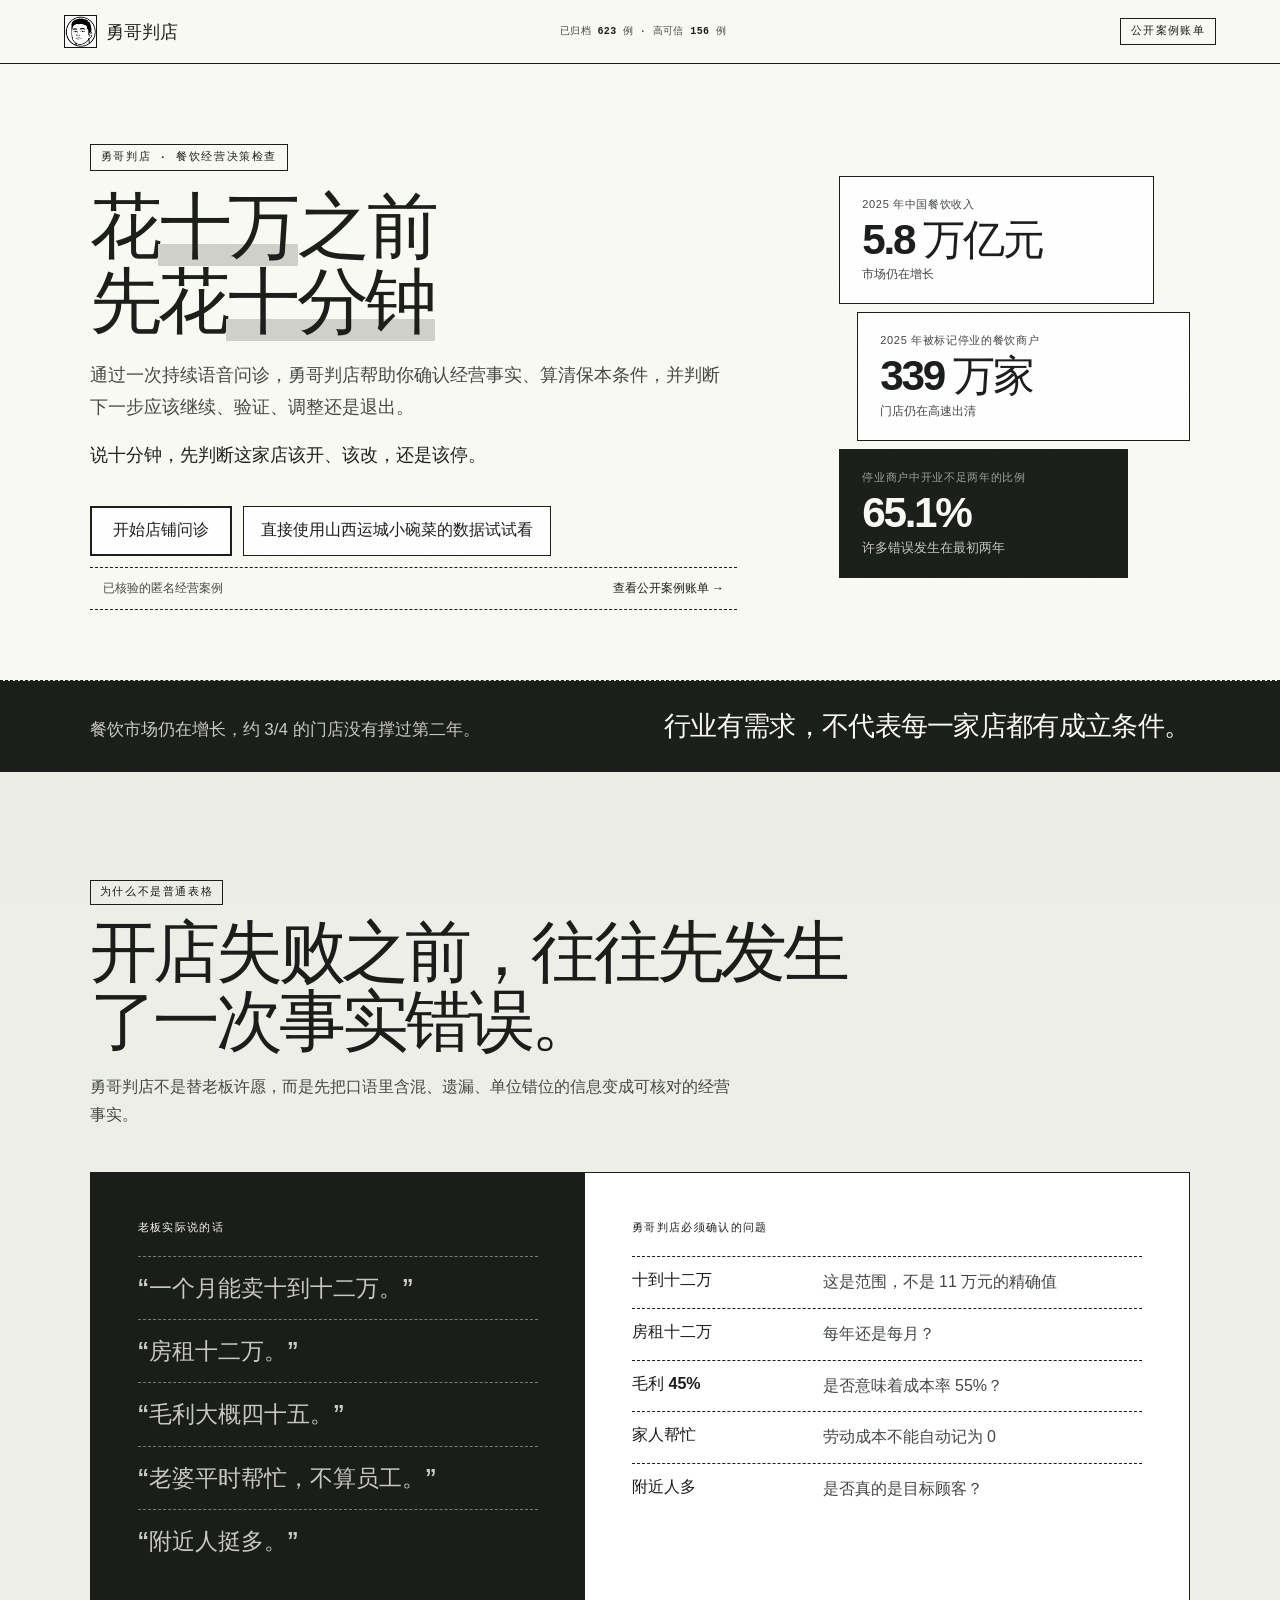
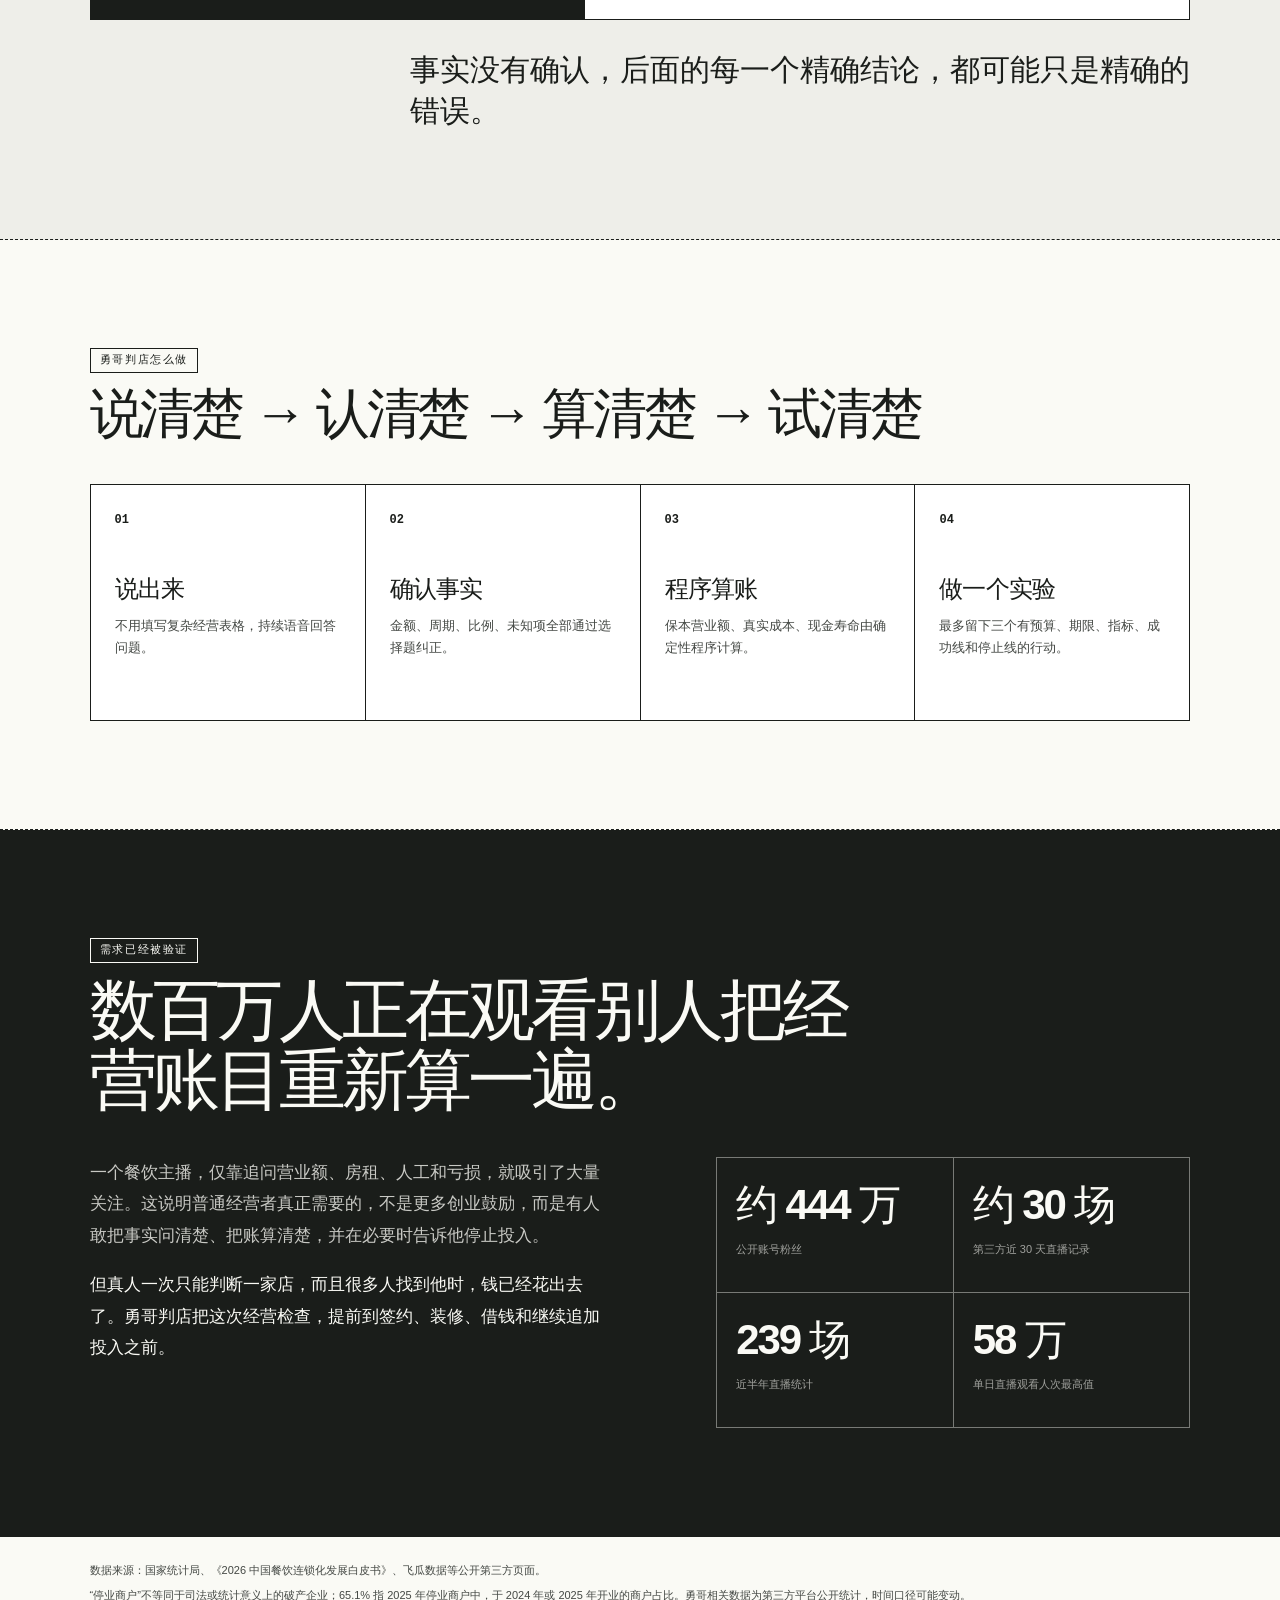
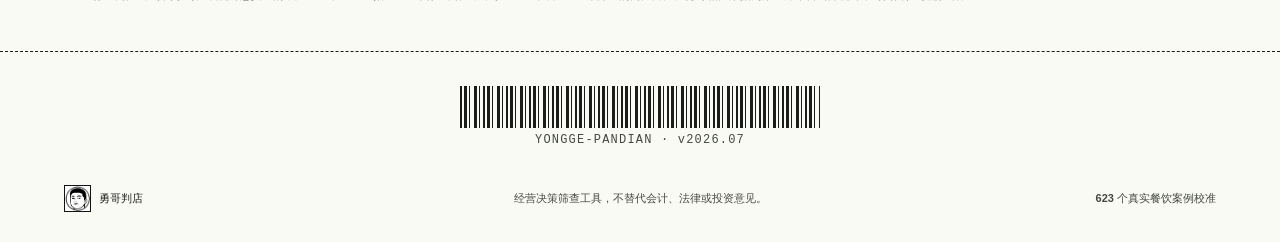
<file: index.html>
<!doctype html>
<html lang="zh-CN">
<head>
  <meta charset="utf-8">
  <meta name="viewport" content="width=device-width, initial-scale=1">
  <meta name="description" content="勇哥判店：先确认位置，用持续语音完成经营问诊，再从候选方案中选出可验证行动。">
  <title>勇哥判店 · 先判断，再投钱</title>
  <link rel="icon" type="image/jpeg" href="/icon.jpeg">
  <link rel="stylesheet" href="/styles.css?v=receipt-sync-3">
</head>
<body data-product-view="landing">
  <header class="topbar">
    <a class="brand" href="#top" aria-label="勇哥判店首页">
      <img class="brand-logo" src="/icon.jpeg" alt="">
      <span>勇哥判店</span>
    </a>
    <span class="topbar-stat">已归档 <b id="headerTitles">623</b> 例 · 高可信 <b id="headerTranscripts">156</b> 例</span>
    <a class="topbar-ranking" href="/ranking">公开案例账单</a>
  </header>

  <main id="top">
    <section class="hero" data-landing>
      <div>
        <span class="eyebrow">勇哥判店 · 餐饮经营决策检查</span>
        <h1 class="hero-title-note"><span>花<em>十万</em>之前<br>先花<em>十分钟</em></span></h1>
        <p>通过一次持续语音问诊，勇哥判店帮助你确认经营事实、算清保本条件，并判断下一步应该继续、验证、调整还是退出。</p>
        <p class="hero-shortline">说十分钟，先判断这家店该开、该改，还是该停。</p>
        <div class="hero-actions">
          <a class="primary-button" href="#judge" data-testid="hero-start">开始店铺问诊</a>
          <a class="demo-button" href="/demo/" data-testid="hero-demo">直接使用山西运城小碗菜的数据试试看</a>
          <a class="ranking-button" href="/ranking" data-testid="hero-ranking"><span>已核验的匿名经营案例</span><b>查看公开案例账单 →</b></a>
        </div>
      </div>
      <aside class="market-signal" aria-label="餐饮行业风险信号">
        <article class="market-card market-scale">
          <span>2025 年中国餐饮收入</span><strong>5.8 万亿元</strong><p>市场仍在增长</p>
        </article>
        <article class="market-card market-closure">
          <span>2025 年被标记停业的餐饮商户</span><strong>339 万家</strong><p>门店仍在高速出清</p>
        </article>
        <article class="market-card market-early">
          <span>停业商户中开业不足两年的比例</span><strong>65.1%</strong><p>许多错误发生在最初两年</p>
        </article>
      </aside>
    </section>

    <section class="landing-conclusion" data-landing>
      <p>餐饮市场仍在增长，约 3/4 的门店没有撑过第二年。</p>
      <strong>行业有需求，不代表每一家店都有成立条件。</strong>
    </section>

    <section class="landing-section fact-error-section" data-landing>
      <div class="landing-section-heading">
        <span class="section-kicker">为什么不是普通表格</span>
        <h2>开店失败之前，往往先发生了一次事实错误。</h2>
        <p>勇哥判店不是替老板许愿，而是先把口语里含混、遗漏、单位错位的信息变成可核对的经营事实。</p>
      </div>
      <div class="fact-contrast">
        <article class="actual-speech">
          <span>老板实际说的话</span>
          <blockquote>“一个月能卖十到十二万。”</blockquote>
          <blockquote>“房租十二万。”</blockquote>
          <blockquote>“毛利大概四十五。”</blockquote>
          <blockquote>“老婆平时帮忙，不算员工。”</blockquote>
          <blockquote>“附近人挺多。”</blockquote>
        </article>
        <article class="fact-checks">
          <span>勇哥判店必须确认的问题</span>
          <dl>
            <div><dt>十到十二万</dt><dd>这是范围，不是 11 万元的精确值</dd></div>
            <div><dt>房租十二万</dt><dd>每年还是每月？</dd></div>
            <div><dt>毛利 45%</dt><dd>是否意味着成本率 55%？</dd></div>
            <div><dt>家人帮忙</dt><dd>劳动成本不能自动记为 0</dd></div>
            <div><dt>附近人多</dt><dd>是否真的是目标顾客？</dd></div>
          </dl>
        </article>
      </div>
      <p class="section-conclusion">事实没有确认，后面的每一个精确结论，都可能只是精确的错误。</p>
    </section>

    <section class="landing-section method-section" data-landing>
      <div class="landing-section-heading">
        <span class="section-kicker">勇哥判店怎么做</span>
        <h2>说清楚 → 认清楚 → 算清楚 → 试清楚</h2>
      </div>
      <div class="method-lanes">
        <article><b>01</b><h3>说出来</h3><p>不用填写复杂经营表格，持续语音回答问题。</p></article>
        <article><b>02</b><h3>确认事实</h3><p>金额、周期、比例、未知项全部通过选择题纠正。</p></article>
        <article><b>03</b><h3>程序算账</h3><p>保本营业额、真实成本、现金寿命由确定性程序计算。</p></article>
        <article><b>04</b><h3>做一个实验</h3><p>最多留下三个有预算、期限、指标、成功线和停止线的行动。</p></article>
      </div>
    </section>

    <section class="landing-section yongge-section" data-landing>
      <div class="landing-section-heading">
        <span class="section-kicker">需求已经被验证</span>
        <h2>数百万人正在观看别人把经营账目重新算一遍。</h2>
      </div>
      <div class="yongge-grid">
        <div class="yongge-copy">
          <p>一个餐饮主播，仅靠追问营业额、房租、人工和亏损，就吸引了大量关注。这说明普通经营者真正需要的，不是更多创业鼓励，而是有人敢把事实问清楚、把账算清楚，并在必要时告诉他停止投入。</p>
          <p class="yongge-keyline"><strong>但真人一次只能判断一家店，而且很多人找到他时，钱已经花出去了。</strong>勇哥判店把这次经营检查，提前到签约、装修、借钱和继续追加投入之前。</p>
        </div>
        <div class="yongge-proof" aria-label="勇哥餐饮创业说公开数据">
          <article><strong>约 444 万</strong><span>公开账号粉丝</span></article>
          <article><strong>约 30 场</strong><span>第三方近 30 天直播记录</span></article>
          <article><strong>239 场</strong><span>近半年直播统计</span></article>
          <article><strong>58 万</strong><span>单日直播观看人次最高值</span></article>
        </div>
      </div>
    </section>

    <section class="judge" id="judge">
      <div class="judge-heading">
        <div>
          <h2 id="flowTitle">先确认店铺位置</h2>
        </div>
        <ol class="progress" aria-label="问诊进度">
          <li class="active" data-progress="location"><b>1</b><span>位置</span></li>
          <li data-progress="interview"><b>2</b><span>问诊</span></li>
          <li data-progress="review"><b>3</b><span>纠偏</span></li>
          <li data-progress="result"><b>4</b><span>方案</span></li>
        </ol>
      </div>

      <div class="flow-shell">
        <section class="flow-card flow-panel active" id="locationPanel" data-panel="location" data-testid="location-step">
          <div class="step-title">
            <span>第一步</span>
            <h3>这次要判断哪家店？</h3>
          </div>

          <fieldset class="stage-picker">
            <legend>你现在处于哪个阶段？</legend>
            <div class="choice-grid" data-testid="stage-options">
              <button type="button" data-stage="preopen">准备开店 / 接店</button>
              <button type="button" data-stage="operating">已经营业</button>
              <button type="button" data-stage="growth">有利润，想增长</button>
            </div>
          </fieldset>

          <fieldset class="category-picker">
            <legend>这家店卖什么？</legend>
            <div class="category-chips" aria-label="常见经营品类" data-testid="category-chips">
              <button type="button" data-category="我不知道">我不知道</button>
              <button type="button" data-category="快餐">快餐</button>
              <button type="button" data-category="小碗菜">小碗菜</button>
              <button type="button" data-category="面馆">面馆</button>
              <button type="button" data-category="咖啡">咖啡</button>
              <button type="button" data-category="火锅">火锅</button>
              <button type="button" data-category="烧烤">烧烤</button>
            </div>
          </fieldset>
          <label class="field category-input-field">
            <input id="category" type="text" maxlength="30" placeholder="在这里直接输入品类" data-testid="category-input">
          </label>

          <button class="location-button" id="locateButton" type="button" data-testid="use-location">
            <span class="location-icon">◎</span>
            <span><b>使用我现在的位置</b><small>只用于本次判断，不保存原始坐标</small></span>
          </button>

          <div class="manual-location-inline">
            <input id="manualLocation" type="text" autocomplete="street-address" enterkeyhint="search" placeholder="或输入城市、商圈、路名或门牌号" data-testid="manual-address">
            <button id="useManualLocation" class="secondary-button" type="button" data-testid="lookup-address">查找这个位置</button>
          </div>

          <div class="location-status" id="locationStatus" role="status" aria-live="polite" data-testid="location-status" hidden>
            <span class="status-dot"></span><p></p>
          </div>

          <section class="map-picker" id="mapPicker" hidden data-testid="map-picker" aria-label="地图选点">
            <div class="map-picker-heading">
              <div><small>确认到店铺门口</small><b>点击地图，微调图钉位置</b></div>
              <button id="mapPickerRelocate" type="button" class="map-picker-relocate">回到我的位置</button>
            </div>
            <div class="map-picker-canvas" id="mapPickerCanvas" role="button" tabindex="0" aria-label="点击地图选择店铺位置" data-testid="map-picker-canvas">
              <img id="mapPickerImage" alt="店铺周边地图">
              <span class="map-picker-pin" id="mapPickerPin" aria-hidden="true">●</span>
              <span class="map-picker-center" aria-hidden="true"></span>
            </div>
            <div class="map-picker-actions">
              <span id="mapPickerCoordinate">已定位到地图中心</span>
              <button id="useMapPickerPoint" class="secondary-button" type="button" disabled data-testid="use-map-point">使用图钉位置</button>
            </div>
          </section>

          <div class="map-summary" id="mapSummary" hidden data-testid="map-summary">
            <div>
              <small>地图找到的位置</small>
              <strong id="mapAddress">—</strong>
              <span id="mapDistrict">—</span>
            </div>
            <div>
              <small>800 米同类地点</small>
              <strong id="mapCompetitors">—</strong>
              <span>只作周边背景，不代表客流</span>
            </div>
            <div class="nearby-tags" id="nearbyTags"></div>
            <button id="confirmLocation" class="confirm-location" type="button" data-testid="confirm-location">这是正确位置</button>
          </div>

          <div class="location-proof" id="locationProof" hidden>
            <span>✓</span><p><b>位置已确认</b><small id="locationProofText">—</small></p>
            <button class="location-edit" id="editLocation" type="button">修改</button>
          </div>

          <button class="primary-button full-width" id="beginInterview" type="button" disabled data-testid="begin-interview">
            开始问诊并持续录音
          </button>

          <a class="panel-demo-link" id="panelDemoLink" href="/demo" data-testid="bottom-demo" hidden>直接使用山西运城小碗菜的记录分析 <span>→</span></a>
        </section>

        <section class="flow-card flow-panel interview-panel" id="interviewPanel" data-panel="interview" hidden data-testid="interview-step">
          <div class="interview-topline">
            <span class="listening-pill" id="listeningPill"><i></i><b id="listeningLabel">正在准备</b></span>
            <span id="questionProgress" data-testid="question-progress">1/12</span>
          </div>

          <div class="question-stage" aria-live="polite">
            <h3 id="currentQuestion" data-testid="current-question">正在准备第一个问题…</h3>
            <p id="questionHint"></p>
          </div>

          <div class="transcript-shell">
            <p id="liveTranscript" aria-live="polite" data-testid="live-transcript">语音识别会即时写入下方输入框</p>
            <small id="transcriptMode">正在准备语音识别…</small>
          </div>

          <form class="text-fallback" id="textFallback" data-testid="text-fallback">
            <label for="fallbackAnswer">回答</label>
            <textarea id="fallbackAnswer" rows="3" placeholder="可直接输入，或等待语音识别写入"></textarea>
            <button type="submit" class="primary-button" id="confirmAnswer">确认并下一题</button>
          </form>

          <div class="interview-controls">
            <button class="secondary-button" id="previousQuestion" type="button" data-testid="previous-question" disabled>上一题</button>
          </div>
          <p class="interview-note" id="interviewNotice" role="status" aria-live="polite"></p>
        </section>

        <section class="flow-card flow-panel review-panel" id="reviewPanel" data-panel="review" hidden data-testid="review-step">
          <div class="review-receipt-meta" aria-hidden="true">
            <span>事实核对单</span>
            <span>STEP 03 / REVIEW</span>
          </div>
          <div class="step-title">
            <span>第三步</span>
            <h3>一次看完所有记录</h3>
            <p>每一项只需确认正确、标记不知道，或者直接修改你刚才说的话。</p>
          </div>

          <form id="reviewForm" class="review-form" data-testid="review-form">
            <div class="review-facts-list" id="reviewFactsList" data-testid="review-facts-list"></div>
            <div class="review-submit-bar">
              <p id="reviewFormStatus" role="status" aria-live="polite">所有问题都列在这里，不会再用语音重问。</p>
              <button class="primary-button" id="submitReview" type="submit" data-testid="submit-review">确定提交</button>
            </div>
          </form>

          <section class="review-summary" id="reviewSummary" hidden data-testid="review-summary">
            <span class="section-kicker">店铺档案已整理</span>
            <h3>现在可以开始算账和找方案</h3>
            <div id="reviewSummaryList"></div>
            <p>修改任何关键事实后，旧计算和旧方案都会失效。</p>
            <button class="primary-button full-width" id="startAnalysis" type="button" data-testid="start-analysis">开始分析 3 个候选方案</button>
          </section>
        </section>

        <section class="flow-card flow-panel analysis-panel" id="analysisPanel" data-panel="result" hidden data-testid="analysis-step">
          <div id="analysisProgress" data-testid="analysis-progress">
            <div class="analysis-media" aria-hidden="true">
              <video class="analysis-loading" src="/loading.mp4" autoplay loop muted playsinline></video>
            </div>
            <b id="analysisPercent">0%</b>
            <span class="section-kicker">正在后台分析</span>
            <h3 id="analysisTitle">先按勇哥框架算账</h3>
            <p id="analysisStatus">正在检查单位经济、现金寿命和第一断点…</p>
            <div class="analysis-track"><i id="analysisProgressBar"></i></div>
            <ol class="analysis-steps" id="analysisSteps">
              <li class="active">确定性算账</li>
              <li>生成主方案</li>
              <li>证据与因果核验</li>
              <li>财务与执行核验</li>
              <li>生成已核验备选</li>
            </ol>
          </div>

          <section class="analysis-failure" id="analysisFailure" hidden role="alert" aria-live="assertive" data-testid="analysis-failure">
            <span class="section-kicker">本次未生成报告</span>
            <h3 id="analysisFailureTitle">暂时无法生成报告</h3>
            <p id="analysisFailureMessage">请返回检查位置或稍后再试。</p>
            <button class="secondary-button" id="analysisFailureBack" type="button">返回修改位置</button>
          </section>

          <section class="result-shell" id="result" hidden aria-live="polite" data-testid="result">
            <section class="preopen-recommendation" id="preopenRecommendation" hidden data-testid="preopen-recommendation"></section>
            <div class="result-main">
              <div><span id="decisionCode">小步验证</span></div>
              <h2 id="decisionTitle">—</h2>
              <p id="decisionReason">—</p>
            </div>
            <div class="result-metrics" id="resultMetrics"></div>
            <div class="narrative" id="narrative"></div>
            <details class="result-fact-evidence taped-evidence-note" id="resultFactEvidence" data-testid="result-fact-evidence">
              <summary>查看事实与核验依据</summary>
              <div>
                <span class="section-kicker">本次判断基于什么</span>
                <h3>先看已确认事实，再看结论。</h3>
                <p id="resultFactSummary">正在整理本次案卷的事实边界…</p>
              </div>
              <div class="result-fact-list" id="resultFactList"></div>
            </details>
            <div class="plans-heading">
              <div><h3>下一步方案</h3></div>
              <span id="candidateCount"></span>
            </div>
            <div class="plan-list" id="planList" data-testid="top-plans"></div>
            <details class="rejected">
              <summary>为什么其他方案被淘汰</summary>
              <div id="rejectedReasons"></div>
            </details>
            <div class="result-actions">
              <button class="primary-button" id="restartButton" type="button">重新判断</button>
            </div>
          </section>

          <section class="result-leaderboard" id="resultLeaderboard" hidden aria-label="其他店铺判断案例">
            <div class="result-leaderboard-intro">
              <span class="section-kicker">看完你自己的店，再看别人的</span>
              <h2>别人的店，是怎么被判断的</h2>
              <p>下面是已核验的匿名案例。点开任意一张，就是这家店完整的分析结果页——含判断依据、下一步方案与被淘汰的理由。</p>
            </div>
            <div class="ranking-list" id="resultRankingList" aria-live="polite"><p>正在载入案例…</p></div>
            <a class="result-leaderboard-more" href="/ranking">查看完整排行榜 →</a>
          </section>
        </section>
      </div>
    </section>

    <section class="source-note" data-landing>
      <p>数据来源：国家统计局、《2026 中国餐饮连锁化发展白皮书》、飞瓜数据等公开第三方页面。</p>
      <p>“停业商户”不等同于司法或统计意义上的破产企业；65.1% 指 2025 年停业商户中，于 2024 年或 2025 年开业的商户占比。勇哥相关数据为第三方平台公开统计，时间口径可能变动。</p>
    </section>
  </main>

  <footer data-landing>
    <div class="barcode-wrap" aria-hidden="true"><div class="barcode"></div><span>YONGGE-PANDIAN · v2026.07</span></div>
    <div><img class="brand-logo small" src="/icon.jpeg" alt=""><b>勇哥判店</b></div>
    <p>经营决策筛查工具，不替代会计、法律或投资意见。</p>
    <span><b id="heroTitles">623</b> 个真实餐饮案例校准 <i hidden id="heroTranscripts">156</i></span>
  </footer>

  <dialog class="plan-detail-dialog" id="planDetailDialog" aria-labelledby="planDetailTitle">
    <div class="plan-detail-header">
      <div><span class="section-kicker">已核验方案</span><h2 id="planDetailTitle">详细方案</h2></div>
      <button class="dialog-close" id="closePlanDetail" type="button" aria-label="关闭详细方案">×</button>
    </div>
    <p class="plan-detail-note">以下内容由 AI 基于已核验的方案展开；不改变预算、期限、成功线和停止线。</p>
    <div class="plan-markdown" id="planDetailMarkdown"></div>
  </dialog>

  <dialog class="case-detail-dialog" id="caseDetailDialog" aria-labelledby="caseDetailKicker">
    <div class="case-detail-bar"><span class="section-kicker" id="caseDetailKicker">案例分析结果</span><button class="dialog-close" id="closeCaseDetail" type="button" aria-label="关闭案例详情">×</button></div>
    <div class="case-detail-body" id="caseDetailBody"></div>
  </dialog>
  <dialog class="share-receipt-dialog" id="shareReceiptDialog" aria-labelledby="shareReceiptTitle">
    <div class="case-detail-bar share-receipt-bar">
      <span class="section-kicker" id="shareReceiptTitle">匿名经营判断票</span>
      <button class="dialog-close" id="closeShareReceipt" type="button" aria-label="关闭分享票">×</button>
    </div>
    <div class="share-receipt-body" id="shareReceiptBody"></div>
    <div class="share-receipt-controls">
      <button class="secondary-button" id="copyShareLink" type="button">复制链接</button>
      <button class="primary-button" id="printShareReceipt" type="button">打印这张票</button>
    </div>
  </dialog>

  <script src="/fact-store.js"></script>
  <script src="/decision-engine.js"></script>
  <script src="/app.js?v=share-routes-1"></script>
</body>
</html>
</file>
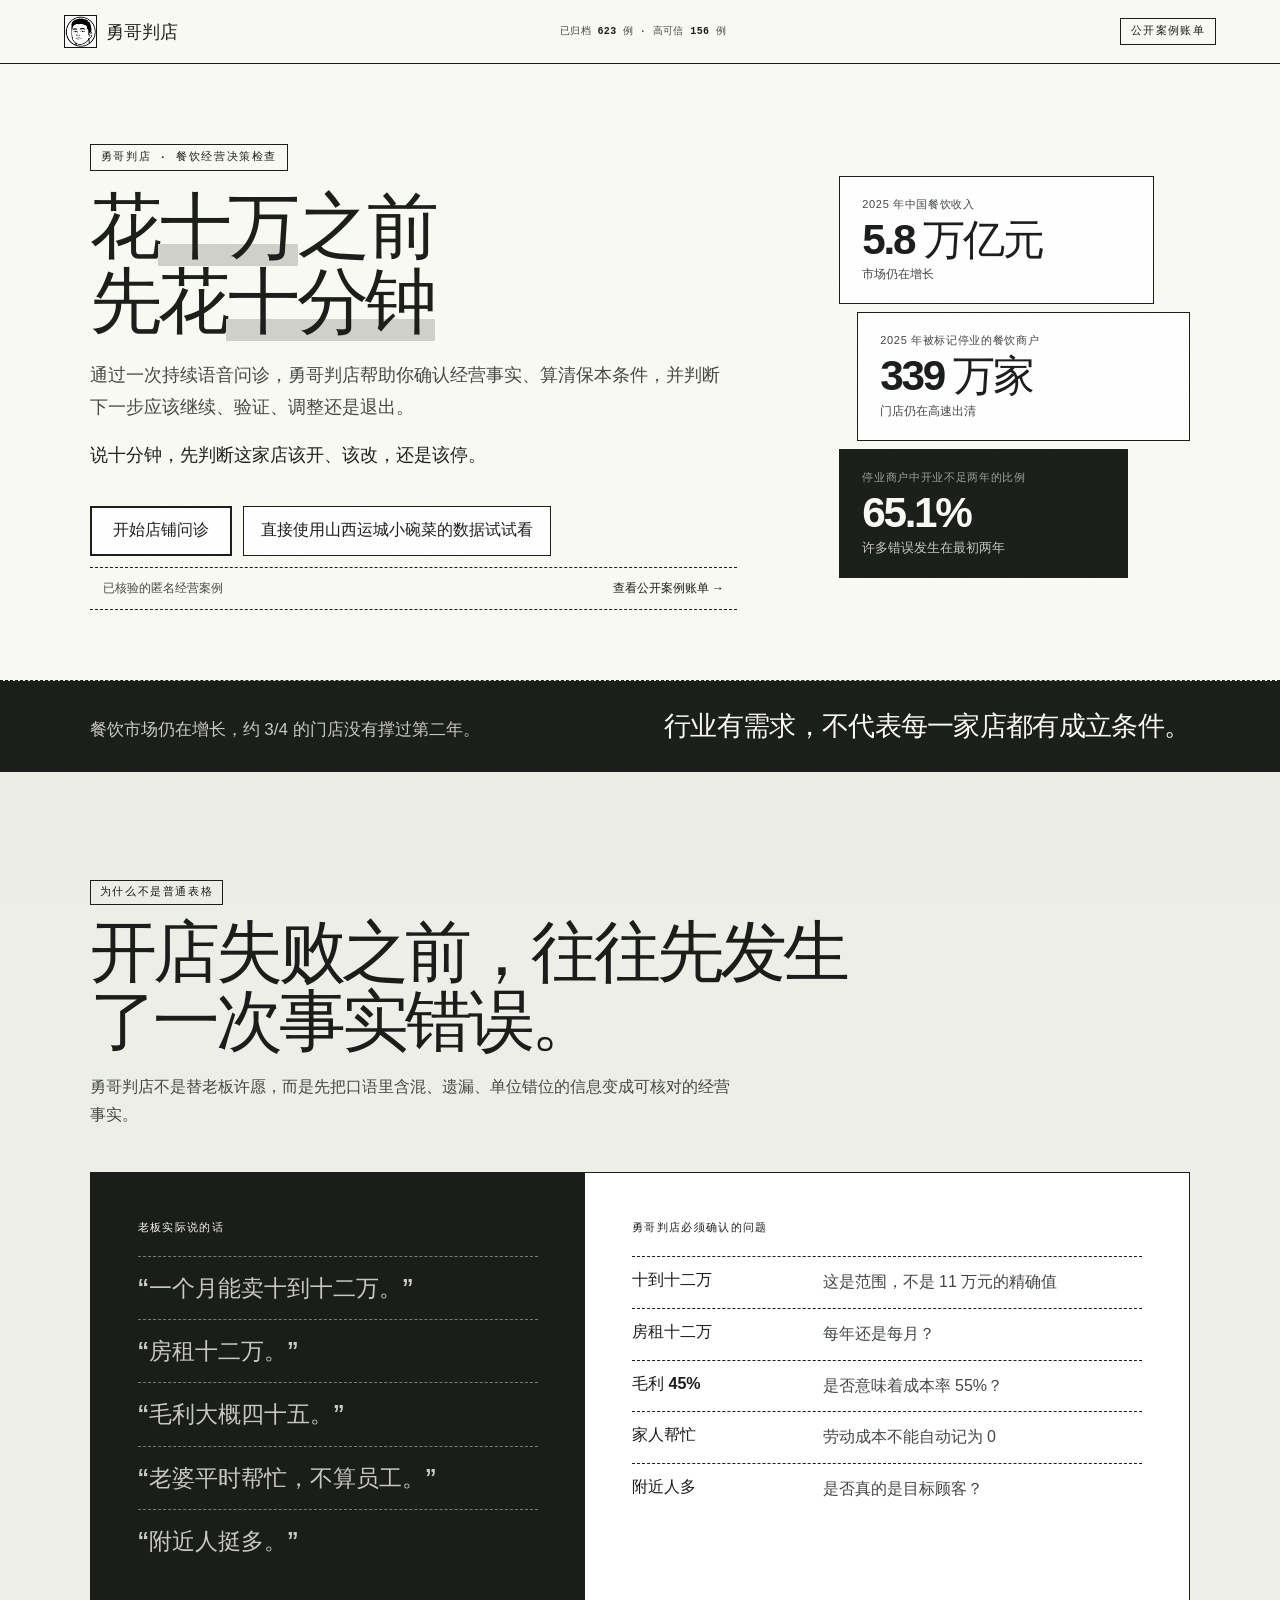
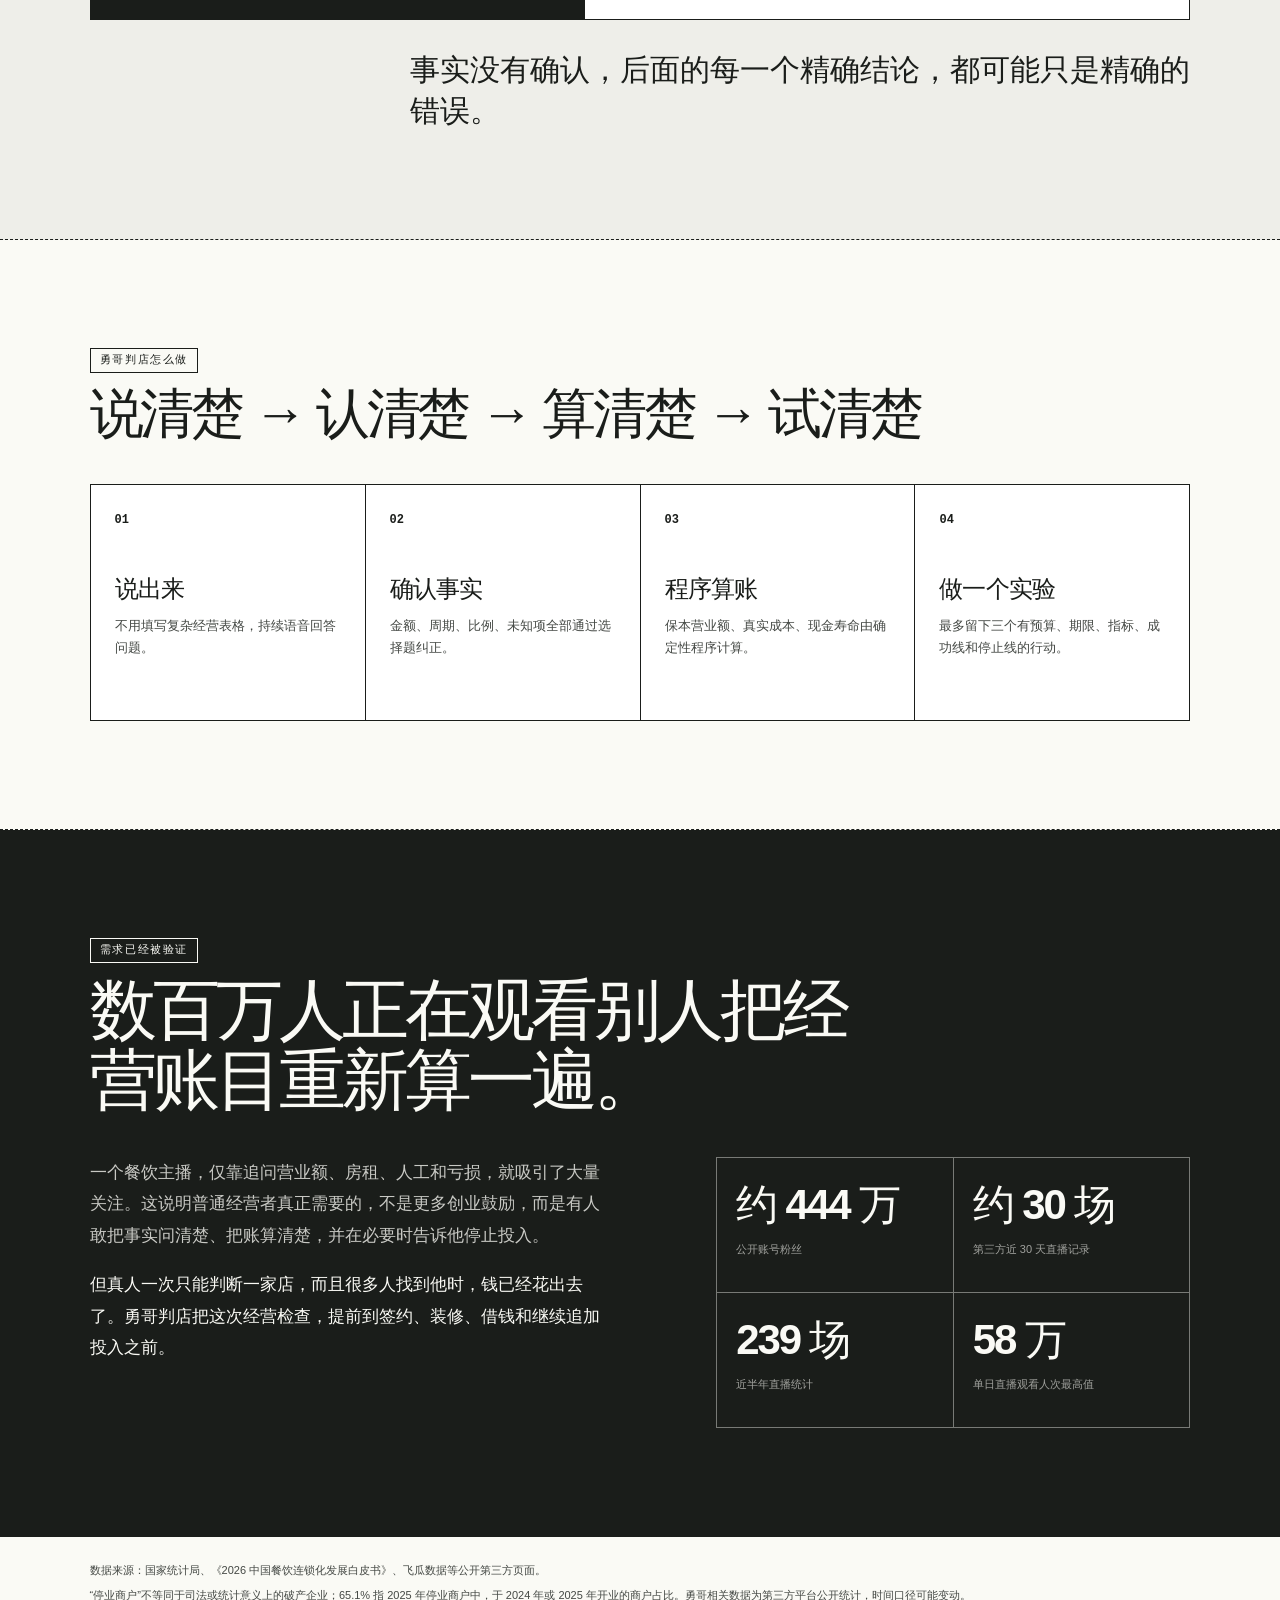
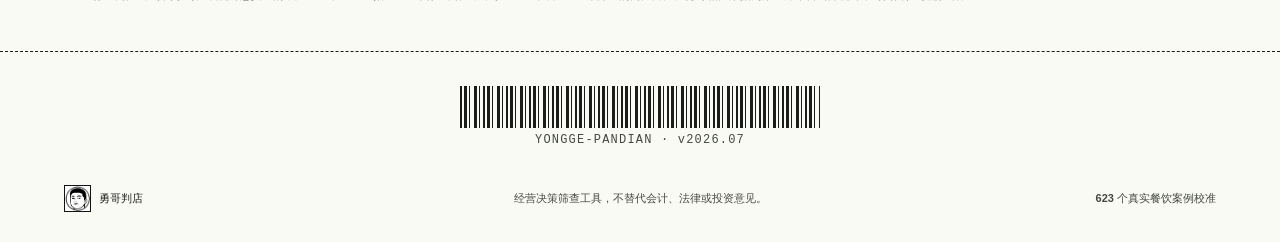
<file: src/site/index.html>
<!doctype html>
<html lang="zh-CN">
<head>
  <meta charset="utf-8">
  <meta name="viewport" content="width=device-width, initial-scale=1">
  <meta name="description" content="勇哥判店：先确认位置，用持续语音完成经营问诊，再从候选方案中选出可验证行动。">
  <title>勇哥判店 · 先判断，再投钱</title>
  <link rel="icon" type="image/jpeg" href="/icon.jpeg">
  <link rel="stylesheet" href="/styles.css?v=receipt-sync-3">
</head>
<body data-product-view="landing">
  <header class="topbar">
    <a class="brand" href="#top" aria-label="勇哥判店首页">
      <img class="brand-logo" src="/icon.jpeg" alt="">
      <span>勇哥判店</span>
    </a>
    <span class="topbar-stat">已归档 <b id="headerTitles">623</b> 例 · 高可信 <b id="headerTranscripts">156</b> 例</span>
    <a class="topbar-ranking" href="/ranking">公开案例账单</a>
  </header>

  <main id="top">
    <section class="hero" data-landing>
      <div>
        <span class="eyebrow">勇哥判店 · 餐饮经营决策检查</span>
        <h1 class="hero-title-note"><span>花<em>十万</em>之前<br>先花<em>十分钟</em></span></h1>
        <p>通过一次持续语音问诊，勇哥判店帮助你确认经营事实、算清保本条件，并判断下一步应该继续、验证、调整还是退出。</p>
        <p class="hero-shortline">说十分钟，先判断这家店该开、该改，还是该停。</p>
        <div class="hero-actions">
          <a class="primary-button" href="#judge" data-testid="hero-start">开始店铺问诊</a>
          <a class="demo-button" href="/demo/" data-testid="hero-demo">直接使用山西运城小碗菜的数据试试看</a>
          <a class="ranking-button" href="/ranking" data-testid="hero-ranking"><span>已核验的匿名经营案例</span><b>查看公开案例账单 →</b></a>
        </div>
      </div>
      <aside class="market-signal" aria-label="餐饮行业风险信号">
        <article class="market-card market-scale">
          <span>2025 年中国餐饮收入</span><strong>5.8 万亿元</strong><p>市场仍在增长</p>
        </article>
        <article class="market-card market-closure">
          <span>2025 年被标记停业的餐饮商户</span><strong>339 万家</strong><p>门店仍在高速出清</p>
        </article>
        <article class="market-card market-early">
          <span>停业商户中开业不足两年的比例</span><strong>65.1%</strong><p>许多错误发生在最初两年</p>
        </article>
      </aside>
    </section>

    <section class="landing-conclusion" data-landing>
      <p>餐饮市场仍在增长，约 3/4 的门店没有撑过第二年。</p>
      <strong>行业有需求，不代表每一家店都有成立条件。</strong>
    </section>

    <section class="landing-section fact-error-section" data-landing>
      <div class="landing-section-heading">
        <span class="section-kicker">为什么不是普通表格</span>
        <h2>开店失败之前，往往先发生了一次事实错误。</h2>
        <p>勇哥判店不是替老板许愿，而是先把口语里含混、遗漏、单位错位的信息变成可核对的经营事实。</p>
      </div>
      <div class="fact-contrast">
        <article class="actual-speech">
          <span>老板实际说的话</span>
          <blockquote>“一个月能卖十到十二万。”</blockquote>
          <blockquote>“房租十二万。”</blockquote>
          <blockquote>“毛利大概四十五。”</blockquote>
          <blockquote>“老婆平时帮忙，不算员工。”</blockquote>
          <blockquote>“附近人挺多。”</blockquote>
        </article>
        <article class="fact-checks">
          <span>勇哥判店必须确认的问题</span>
          <dl>
            <div><dt>十到十二万</dt><dd>这是范围，不是 11 万元的精确值</dd></div>
            <div><dt>房租十二万</dt><dd>每年还是每月？</dd></div>
            <div><dt>毛利 45%</dt><dd>是否意味着成本率 55%？</dd></div>
            <div><dt>家人帮忙</dt><dd>劳动成本不能自动记为 0</dd></div>
            <div><dt>附近人多</dt><dd>是否真的是目标顾客？</dd></div>
          </dl>
        </article>
      </div>
      <p class="section-conclusion">事实没有确认，后面的每一个精确结论，都可能只是精确的错误。</p>
    </section>

    <section class="landing-section method-section" data-landing>
      <div class="landing-section-heading">
        <span class="section-kicker">勇哥判店怎么做</span>
        <h2>说清楚 → 认清楚 → 算清楚 → 试清楚</h2>
      </div>
      <div class="method-lanes">
        <article><b>01</b><h3>说出来</h3><p>不用填写复杂经营表格，持续语音回答问题。</p></article>
        <article><b>02</b><h3>确认事实</h3><p>金额、周期、比例、未知项全部通过选择题纠正。</p></article>
        <article><b>03</b><h3>程序算账</h3><p>保本营业额、真实成本、现金寿命由确定性程序计算。</p></article>
        <article><b>04</b><h3>做一个实验</h3><p>最多留下三个有预算、期限、指标、成功线和停止线的行动。</p></article>
      </div>
    </section>

    <section class="landing-section yongge-section" data-landing>
      <div class="landing-section-heading">
        <span class="section-kicker">需求已经被验证</span>
        <h2>数百万人正在观看别人把经营账目重新算一遍。</h2>
      </div>
      <div class="yongge-grid">
        <div class="yongge-copy">
          <p>一个餐饮主播，仅靠追问营业额、房租、人工和亏损，就吸引了大量关注。这说明普通经营者真正需要的，不是更多创业鼓励，而是有人敢把事实问清楚、把账算清楚，并在必要时告诉他停止投入。</p>
          <p class="yongge-keyline"><strong>但真人一次只能判断一家店，而且很多人找到他时，钱已经花出去了。</strong>勇哥判店把这次经营检查，提前到签约、装修、借钱和继续追加投入之前。</p>
        </div>
        <div class="yongge-proof" aria-label="勇哥餐饮创业说公开数据">
          <article><strong>约 444 万</strong><span>公开账号粉丝</span></article>
          <article><strong>约 30 场</strong><span>第三方近 30 天直播记录</span></article>
          <article><strong>239 场</strong><span>近半年直播统计</span></article>
          <article><strong>58 万</strong><span>单日直播观看人次最高值</span></article>
        </div>
      </div>
    </section>

    <section class="judge" id="judge">
      <div class="judge-heading">
        <div>
          <h2 id="flowTitle">先确认店铺位置</h2>
        </div>
        <ol class="progress" aria-label="问诊进度">
          <li class="active" data-progress="location"><b>1</b><span>位置</span></li>
          <li data-progress="interview"><b>2</b><span>问诊</span></li>
          <li data-progress="review"><b>3</b><span>纠偏</span></li>
          <li data-progress="result"><b>4</b><span>方案</span></li>
        </ol>
      </div>

      <div class="flow-shell">
        <section class="flow-card flow-panel active" id="locationPanel" data-panel="location" data-testid="location-step">
          <div class="step-title">
            <span>第一步</span>
            <h3>这次要判断哪家店？</h3>
          </div>

          <fieldset class="stage-picker">
            <legend>你现在处于哪个阶段？</legend>
            <div class="choice-grid" data-testid="stage-options">
              <button type="button" data-stage="preopen">准备开店 / 接店</button>
              <button type="button" data-stage="operating">已经营业</button>
              <button type="button" data-stage="growth">有利润，想增长</button>
            </div>
          </fieldset>

          <fieldset class="category-picker">
            <legend>这家店卖什么？</legend>
            <div class="category-chips" aria-label="常见经营品类" data-testid="category-chips">
              <button type="button" data-category="我不知道">我不知道</button>
              <button type="button" data-category="快餐">快餐</button>
              <button type="button" data-category="小碗菜">小碗菜</button>
              <button type="button" data-category="面馆">面馆</button>
              <button type="button" data-category="咖啡">咖啡</button>
              <button type="button" data-category="火锅">火锅</button>
              <button type="button" data-category="烧烤">烧烤</button>
            </div>
          </fieldset>
          <label class="field category-input-field">
            <input id="category" type="text" maxlength="30" placeholder="在这里直接输入品类" data-testid="category-input">
          </label>

          <button class="location-button" id="locateButton" type="button" data-testid="use-location">
            <span class="location-icon">◎</span>
            <span><b>使用我现在的位置</b><small>只用于本次判断，不保存原始坐标</small></span>
          </button>

          <div class="manual-location-inline">
            <input id="manualLocation" type="text" autocomplete="street-address" enterkeyhint="search" placeholder="或输入城市、商圈、路名或门牌号" data-testid="manual-address">
            <button id="useManualLocation" class="secondary-button" type="button" data-testid="lookup-address">查找这个位置</button>
          </div>

          <div class="location-status" id="locationStatus" role="status" aria-live="polite" data-testid="location-status" hidden>
            <span class="status-dot"></span><p></p>
          </div>

          <section class="map-picker" id="mapPicker" hidden data-testid="map-picker" aria-label="地图选点">
            <div class="map-picker-heading">
              <div><small>确认到店铺门口</small><b>点击地图，微调图钉位置</b></div>
              <button id="mapPickerRelocate" type="button" class="map-picker-relocate">回到我的位置</button>
            </div>
            <div class="map-picker-canvas" id="mapPickerCanvas" role="button" tabindex="0" aria-label="点击地图选择店铺位置" data-testid="map-picker-canvas">
              <img id="mapPickerImage" alt="店铺周边地图">
              <span class="map-picker-pin" id="mapPickerPin" aria-hidden="true">●</span>
              <span class="map-picker-center" aria-hidden="true"></span>
            </div>
            <div class="map-picker-actions">
              <span id="mapPickerCoordinate">已定位到地图中心</span>
              <button id="useMapPickerPoint" class="secondary-button" type="button" disabled data-testid="use-map-point">使用图钉位置</button>
            </div>
          </section>

          <div class="map-summary" id="mapSummary" hidden data-testid="map-summary">
            <div>
              <small>地图找到的位置</small>
              <strong id="mapAddress">—</strong>
              <span id="mapDistrict">—</span>
            </div>
            <div>
              <small id="mapCompetitorLabel">800 米同类地点</small>
              <strong id="mapCompetitors">—</strong>
              <span>只作周边背景，不代表客流</span>
            </div>
            <div class="nearby-tags" id="nearbyTags"></div>
            <button id="confirmLocation" class="confirm-location" type="button" data-testid="confirm-location">这是正确位置</button>
          </div>

          <div class="location-proof" id="locationProof" hidden>
            <span>✓</span><p><b>位置已确认</b><small id="locationProofText">—</small></p>
            <button class="location-edit" id="editLocation" type="button">修改</button>
          </div>

          <button class="primary-button full-width" id="beginInterview" type="button" disabled data-testid="begin-interview">
            开始问诊并持续录音
          </button>

          <a class="panel-demo-link" id="panelDemoLink" href="/demo" data-testid="bottom-demo" hidden>直接使用山西运城小碗菜的记录分析 <span>→</span></a>
        </section>

        <section class="flow-card flow-panel interview-panel" id="interviewPanel" data-panel="interview" hidden data-testid="interview-step">
          <div class="interview-topline">
            <span class="listening-pill" id="listeningPill"><i></i><b id="listeningLabel">正在准备</b></span>
            <span id="questionProgress" data-testid="question-progress">1/12</span>
          </div>

          <div class="question-stage" aria-live="polite">
            <h3 id="currentQuestion" data-testid="current-question">正在准备第一个问题…</h3>
            <p id="questionHint"></p>
          </div>

          <div class="transcript-shell">
            <p id="liveTranscript" aria-live="polite" data-testid="live-transcript">语音识别会即时写入下方输入框</p>
            <small id="transcriptMode">正在准备语音识别…</small>
          </div>

          <form class="text-fallback" id="textFallback" data-testid="text-fallback">
            <label for="fallbackAnswer">回答</label>
            <textarea id="fallbackAnswer" rows="3" placeholder="可直接输入，或等待语音识别写入"></textarea>
            <button type="submit" class="primary-button" id="confirmAnswer">确认并下一题</button>
          </form>

          <div class="interview-controls">
            <button class="secondary-button" id="previousQuestion" type="button" data-testid="previous-question" disabled>上一题</button>
          </div>
          <p class="interview-note" id="interviewNotice" role="status" aria-live="polite"></p>
        </section>

        <section class="flow-card flow-panel review-panel" id="reviewPanel" data-panel="review" hidden data-testid="review-step">
          <div class="review-receipt-meta" aria-hidden="true">
            <span>事实核对单</span>
            <span>STEP 03 / REVIEW</span>
          </div>
          <div class="step-title">
            <span>第三步</span>
            <h3>一次看完所有记录</h3>
            <p>每一项只需确认正确、标记不知道，或者直接修改你刚才说的话。</p>
          </div>

          <form id="reviewForm" class="review-form" data-testid="review-form">
            <div class="review-facts-list" id="reviewFactsList" data-testid="review-facts-list"></div>
            <div class="review-submit-bar">
              <p id="reviewFormStatus" role="status" aria-live="polite">所有问题都列在这里，不会再用语音重问。</p>
              <button class="primary-button" id="submitReview" type="submit" data-testid="submit-review">确定提交</button>
            </div>
          </form>

          <section class="review-summary" id="reviewSummary" hidden data-testid="review-summary">
            <span class="section-kicker">店铺档案已整理</span>
            <h3>现在可以开始算账和找方案</h3>
            <div id="reviewSummaryList"></div>
            <p>修改任何关键事实后，旧计算和旧方案都会失效。</p>
            <button class="primary-button full-width" id="startAnalysis" type="button" data-testid="start-analysis">开始分析 3 个候选方案</button>
          </section>
        </section>

        <section class="flow-card flow-panel analysis-panel" id="analysisPanel" data-panel="result" hidden data-testid="analysis-step">
          <div id="analysisProgress" data-testid="analysis-progress">
            <div class="analysis-media" aria-hidden="true">
              <video class="analysis-loading" src="/loading.mp4" autoplay loop muted playsinline></video>
            </div>
            <b id="analysisPercent">0%</b>
            <span class="section-kicker">正在后台分析</span>
            <h3 id="analysisTitle">先按勇哥框架算账</h3>
            <p id="analysisStatus">正在检查单位经济、现金寿命和第一断点…</p>
            <div class="analysis-track"><i id="analysisProgressBar"></i></div>
            <ol class="analysis-steps" id="analysisSteps">
              <li class="active">确定性算账</li>
              <li>生成主方案</li>
              <li>证据与因果核验</li>
              <li>财务与执行核验</li>
              <li>生成已核验备选</li>
            </ol>
          </div>

          <section class="analysis-failure" id="analysisFailure" hidden role="alert" aria-live="assertive" data-testid="analysis-failure">
            <span class="section-kicker">本次未生成报告</span>
            <h3 id="analysisFailureTitle">暂时无法生成报告</h3>
            <p id="analysisFailureMessage">请返回检查位置或稍后再试。</p>
            <button class="secondary-button" id="analysisFailureBack" type="button">返回修改位置</button>
          </section>

          <section class="result-shell" id="result" hidden aria-live="polite" data-testid="result">
            <section class="preopen-recommendation" id="preopenRecommendation" hidden data-testid="preopen-recommendation"></section>
            <div class="result-main">
              <div><span id="decisionCode">小步验证</span></div>
              <h2 id="decisionTitle">—</h2>
              <p id="decisionReason">—</p>
            </div>
            <div class="result-metrics" id="resultMetrics"></div>
            <div class="narrative" id="narrative"></div>
            <details class="result-fact-evidence taped-evidence-note" id="resultFactEvidence" data-testid="result-fact-evidence">
              <summary>查看事实与核验依据</summary>
              <div>
                <span class="section-kicker">本次判断基于什么</span>
                <h3>先看已确认事实，再看结论。</h3>
                <p id="resultFactSummary">正在整理本次案卷的事实边界…</p>
              </div>
              <div class="result-fact-list" id="resultFactList"></div>
            </details>
            <div class="plans-heading">
              <div><h3>下一步方案</h3></div>
              <span id="candidateCount"></span>
            </div>
            <div class="plan-list" id="planList" data-testid="top-plans"></div>
            <details class="rejected">
              <summary>为什么其他方案被淘汰</summary>
              <div id="rejectedReasons"></div>
            </details>
            <div class="result-actions">
              <button class="primary-button" id="restartButton" type="button">重新判断</button>
            </div>
          </section>

          <section class="result-leaderboard" id="resultLeaderboard" hidden aria-label="其他店铺判断案例">
            <div class="result-leaderboard-intro">
              <span class="section-kicker">看完你自己的店，再看别人的</span>
              <h2>别人的店，是怎么被判断的</h2>
              <p>下面是已核验的匿名案例。点开任意一张，就是这家店完整的分析结果页——含判断依据、下一步方案与被淘汰的理由。</p>
            </div>
            <div class="ranking-list" id="resultRankingList" aria-live="polite"><p>正在载入案例…</p></div>
            <a class="result-leaderboard-more" href="/ranking">查看完整排行榜 →</a>
          </section>
        </section>
      </div>
    </section>

    <section class="source-note" data-landing>
      <p>数据来源：国家统计局、《2026 中国餐饮连锁化发展白皮书》、飞瓜数据等公开第三方页面。</p>
      <p>“停业商户”不等同于司法或统计意义上的破产企业；65.1% 指 2025 年停业商户中，于 2024 年或 2025 年开业的商户占比。勇哥相关数据为第三方平台公开统计，时间口径可能变动。</p>
    </section>
  </main>

  <footer data-landing>
    <div class="barcode-wrap" aria-hidden="true"><div class="barcode"></div><span>YONGGE-PANDIAN · v2026.07</span></div>
    <div><img class="brand-logo small" src="/icon.jpeg" alt=""><b>勇哥判店</b></div>
    <p>经营决策筛查工具，不替代会计、法律或投资意见。</p>
    <span><b id="heroTitles">623</b> 个真实餐饮案例校准 <i hidden id="heroTranscripts">156</i></span>
  </footer>

  <dialog class="plan-detail-dialog" id="planDetailDialog" aria-labelledby="planDetailTitle">
    <div class="plan-detail-header">
      <div><span class="section-kicker">已核验方案</span><h2 id="planDetailTitle">详细方案</h2></div>
      <button class="dialog-close" id="closePlanDetail" type="button" aria-label="关闭详细方案">×</button>
    </div>
    <p class="plan-detail-note">以下内容由 AI 基于已核验的方案展开；不改变预算、期限、成功线和停止线。</p>
    <div class="plan-markdown" id="planDetailMarkdown"></div>
  </dialog>

  <dialog class="case-detail-dialog" id="caseDetailDialog" aria-labelledby="caseDetailKicker">
    <div class="case-detail-bar"><span class="section-kicker" id="caseDetailKicker">案例分析结果</span><button class="dialog-close" id="closeCaseDetail" type="button" aria-label="关闭案例详情">×</button></div>
    <div class="case-detail-body" id="caseDetailBody"></div>
  </dialog>
  <dialog class="share-receipt-dialog" id="shareReceiptDialog" aria-labelledby="shareReceiptTitle">
    <div class="case-detail-bar share-receipt-bar">
      <span class="section-kicker" id="shareReceiptTitle">匿名经营判断票</span>
      <button class="dialog-close" id="closeShareReceipt" type="button" aria-label="关闭分享票">×</button>
    </div>
    <div class="share-receipt-body" id="shareReceiptBody"></div>
    <div class="share-receipt-controls">
      <button class="secondary-button" id="copyShareLink" type="button">复制链接</button>
      <button class="primary-button" id="printShareReceipt" type="button">打印这张票</button>
    </div>
  </dialog>

  <script src="/fact-store.js"></script>
  <script src="/decision-engine.js"></script>
  <script src="/app.js?v=share-routes-1"></script>
</body>
</html>
</file>
<file: styles.css>
/* ————————————————————————————————————————————————
   勇哥判店 · Thermal Brutalism reskin
   收据/热敏打印美学：纸白底、油墨黑、锐角、虚线分隔、反白强调
   字体保持原有设定不变
   ———————————————————————————————————————————————— */
:root {
  --ink: #1A1D1A;
  --paper: #FAFAF5;
  --white: #FFFFFF;
  --container: #EEEEE9;
  --container-high: #E8E8E3;
  --thermal-gray: #D1D1CB;
  --muted: #444844;
  --faint: #757873;
  --error: #BA1A1A;
  --line: #1A1D1A;
  --line-soft: #C5C7C2;
  --paper-dim: rgba(250, 250, 245, .78);
  --paper-faint: rgba(250, 250, 245, .60);
  --paper-line: rgba(250, 250, 245, .42);
  font-family: Inter, ui-sans-serif, -apple-system, BlinkMacSystemFont, "Segoe UI", "PingFang SC", "Microsoft YaHei", sans-serif;
  color: var(--ink);
  background: var(--paper);
  font-synthesis: none;
}

* { box-sizing: border-box; }
html { scroll-behavior: smooth; }
body { margin: 0; min-width: 320px; background: var(--paper); }
/* 纸张颗粒纹理：模拟热敏纸的印刷噪点 */
body::before {
  content: "";
  position: fixed;
  inset: 0;
  z-index: 60;
  pointer-events: none;
  opacity: .05;
  background-image: url("data:image/svg+xml,%3Csvg xmlns='http://www.w3.org/2000/svg' width='160' height='160'%3E%3Cfilter id='n'%3E%3CfeTurbulence type='fractalNoise' baseFrequency='0.9' numOctaves='2'/%3E%3C/filter%3E%3Crect width='160' height='160' filter='url(%23n)' opacity='0.55'/%3E%3C/svg%3E");
}
button, input, textarea { font: inherit; }
button, a { -webkit-tap-highlight-color: transparent; }
button { color: inherit; }
button:focus-visible, input:focus-visible, textarea:focus-visible, summary:focus-visible, a:focus-visible {
  outline: 2px solid var(--ink);
  outline-offset: 2px;
}
[hidden] { display: none !important; }
::selection { color: var(--paper); background: var(--ink); }

/* 条形码：纯 CSS 生成的 1D 条码，用于页面收尾 */
.barcode {
  height: 42px;
  color: var(--ink);
  background-image: repeating-linear-gradient(90deg,
    currentColor 0, currentColor 2px, transparent 2px, transparent 4px,
    currentColor 4px, currentColor 7px, transparent 7px, transparent 9px,
    currentColor 9px, currentColor 10px, transparent 10px, transparent 14px,
    currentColor 14px, currentColor 17px, transparent 17px, transparent 19px,
    currentColor 19px, currentColor 20px, transparent 20px, transparent 23px);
}

.topbar {
  min-height: 64px;
  padding: 0 clamp(18px, 5vw, 72px);
  display: flex;
  align-items: center;
  justify-content: space-between;
  position: sticky;
  top: 0;
  z-index: 30;
  color: var(--ink);
  background: var(--paper);
  border-bottom: 1px solid var(--ink);
}
.brand { display: flex; align-items: center; gap: 9px; color: inherit; text-decoration: none; font-size: 18px; font-weight: 850; }
.brand-mark { width: 33px; height: 33px; display: inline-grid; place-items: center; color: var(--paper); background: var(--ink); border: 1px solid var(--ink); font-family: serif; font-weight: 900; }
.brand-logo { width: 33px; height: 33px; display: inline-block; object-fit: cover; border: 1px solid var(--ink); filter: grayscale(1) contrast(1.1); }
.brand-logo.small { width: 27px; height: 27px; }
.brand-mark.small { width: 27px; height: 27px; }
.topbar-proof { color: var(--muted); font-size: 12px; }
.topbar-proof b { color: var(--ink); }
.topbar-ranking { margin-left: auto; padding: 6px 10px; color: var(--ink); border: 1px solid var(--ink); font: 750 11px/1.2 ui-monospace, SFMono-Regular, Menlo, monospace; letter-spacing: .12em; text-transform: uppercase; text-decoration: none; }
.topbar-ranking:hover { color: var(--paper); background: var(--ink); }
.topbar-ranking + .topbar-proof { margin-left: 20px; }

.ranking-main { max-width: 980px; min-height: calc(100vh - 64px); margin: 0 auto; padding: clamp(44px, 7vw, 86px) 24px 88px; }
.ranking-hero { max-width: 780px; }
.ranking-main h1 { margin: 15px 0 18px; font-size: clamp(46px, 7vw, 82px); line-height: .98; letter-spacing: -.07em; }
.ranking-main h1 em { padding: 0 .08em; color: var(--paper); background: var(--ink); font-style: normal; box-decoration-break: clone; -webkit-box-decoration-break: clone; }
.ranking-hero > p { max-width: 680px; margin: 0; color: var(--muted); line-height: 1.75; }
.ranking-dashboard { margin-top: 42px; display: grid; grid-template-columns: 144px 144px minmax(240px, 1fr); border-top: 1px solid var(--ink); border-bottom: 1px solid var(--ink); }
.ranking-stat, .ranking-rule { min-height: 98px; padding: 16px 18px; display: flex; flex-direction: column; justify-content: space-between; }
.ranking-stat { border-right: 1px solid var(--ink); }
.ranking-stat b { font-size: 35px; line-height: 1; letter-spacing: -.055em; }
.ranking-stat span, .ranking-rule > span { color: var(--muted); font: 700 10px/1.35 ui-monospace, SFMono-Regular, Menlo, monospace; letter-spacing: .08em; text-transform: uppercase; }
.ranking-rule { color: var(--paper); background: var(--ink); }
.ranking-rule > span { color: var(--paper-faint); }
.ranking-rule b { max-width: 390px; font-size: 14px; line-height: 1.45; }
.ranking-controls { margin-top: 38px; padding-bottom: 15px; display: flex; align-items: end; justify-content: space-between; gap: 24px; border-bottom: 1px dashed var(--ink); }
.ranking-controls > p { margin: 0 0 5px; color: var(--muted); font-size: 12px; white-space: nowrap; }
.ranking-filters { margin-top: 10px; display: flex; flex-wrap: wrap; gap: 7px; }
.ranking-filters button { min-height: 31px; padding: 5px 10px; color: var(--muted); background: transparent; border: 1px solid var(--line-soft); cursor: pointer; font-size: 12px; }
.ranking-filters button:hover, .ranking-filters button.is-active { color: var(--paper); background: var(--ink); border-color: var(--ink); }
.ranking-list { margin-top: 18px; display: grid; gap: 11px; }
.ranking-card { padding: 24px; background: var(--white); border: 1px solid var(--ink); }
.ranking-card h2 { margin: 10px 0 0; font-size: 32px; }
.ranking-card > p { color: var(--muted); font-size: 12px; }
.ranking-score { float: right; margin-top: -58px; text-align: right; }
.ranking-score b, .ranking-score span { display: block; }
.ranking-score b { color: var(--ink); font-size: 34px; }
.ranking-score span { color: var(--muted); font-size: 10px; }
.ranking-card section { margin-top: 15px; padding: 14px; background: var(--container); border: 1px dashed var(--line); }
.ranking-card section > b { color: var(--ink); font-size: 11px; text-transform: uppercase; }
.ranking-card h3 { margin: 7px 0; font-size: 18px; }
.ranking-card section p, .ranking-card small { color: var(--muted); line-height: 1.6; }
.ranking-footer { padding: 30px 24px 44px; display: grid; justify-items: center; gap: 12px; border-top: 1px dashed var(--ink); color: var(--muted); font-size: 11px; text-align: center; }
.ranking-footer .barcode { width: min(320px, 70vw); }
.ranking-footer p { margin: 0; }

.hero {
  min-height: 560px;
  padding: 80px clamp(20px, 7vw, 108px) 70px;
  display: grid;
  grid-template-columns: minmax(0, 1.18fr) minmax(300px, .64fr);
  gap: clamp(42px, 8vw, 118px);
  align-items: center;
  color: var(--ink);
  background: var(--paper);
  border-bottom: 1px dashed var(--ink);
}
.eyebrow, .section-kicker { color: var(--ink); font: 750 11px/1.2 ui-monospace, SFMono-Regular, Menlo, monospace; letter-spacing: .15em; text-transform: uppercase; }
.eyebrow { display: inline-block; padding: 6px 10px; border: 1px solid var(--ink); }
.hero h1 { max-width: 720px; margin: 18px 0 22px; font-size: clamp(50px, 5.6vw, 82px); line-height: 1.04; letter-spacing: -.05em; }
/* The previous inverted blocks made the opening sentence read like a stack of
   black slabs. Keep the two decision amounts distinct, but use a restrained
   thermal-paper underline so the phrase remains legible at desktop scale. */
.hero h1 em { padding: 0 .025em; color: var(--ink); background: linear-gradient(transparent 72%, var(--thermal-gray) 0); font-style: normal; box-decoration-break: clone; -webkit-box-decoration-break: clone; }
.hero > div:first-child > p { max-width: 670px; margin: 0 0 34px; color: var(--muted); font-size: 18px; line-height: 1.75; }
.hero-shortline { margin-top: -17px !important; color: var(--ink) !important; font-weight: 780; }
.hero-actions { display: flex; flex-wrap: wrap; align-items: center; gap: 11px; }
.demo-button { min-height: 50px; padding: 0 17px; display: inline-flex; align-items: center; gap: 8px; color: var(--ink); border: 1px solid var(--ink); background: var(--white); font-weight: 800; text-decoration: none; }
.demo-button span { color: var(--ink); font-size: 18px; }
.demo-button:hover { color: var(--paper); background: var(--ink); }
.demo-button:hover span { color: var(--paper); }
.ranking-button { width: 100%; min-height: 43px; padding: 10px 13px; display: flex; align-items: center; justify-content: space-between; gap: 14px; color: var(--ink); background: transparent; border-top: 1px dashed var(--ink); border-bottom: 1px dashed var(--ink); font-size: 12px; text-decoration: none; }
.ranking-button span { color: var(--muted); }
.ranking-button b { font-size: 12px; }
.ranking-button:hover { color: var(--paper); background: var(--ink); border-style: solid; }
.ranking-button:hover span { color: var(--paper-dim); }

.market-signal { display: grid; gap: 8px; align-self: stretch; align-content: center; }
.market-card { padding: 20px 22px; border: 1px solid var(--ink); background: var(--white); }
.market-card span, .market-card strong, .market-card p { display: block; }
.market-card span { color: var(--muted); font-size: 11px; text-transform: uppercase; letter-spacing: .06em; }
.market-card strong { margin: 7px 0 5px; color: var(--ink); font-size: clamp(29px, 3.3vw, 47px); line-height: 1; letter-spacing: -.055em; }
.market-card p { margin: 0; color: var(--muted); font-size: 12px; }
.market-scale { margin-right: 36px; }
.market-closure { margin-left: 18px; }
.market-early { margin-right: 62px; color: var(--paper); background: var(--ink); border-color: var(--ink); }
.market-early span { color: var(--paper-faint); }
.market-early p { color: var(--paper-dim); font-size: 13px; font-weight: 650; }
.market-early strong { color: var(--paper); }
.market-arrow { margin: 2px 0 2px 18px; color: var(--muted); font-size: 11px; }

.landing-conclusion { padding: 28px clamp(20px, 7vw, 108px); display: flex; align-items: baseline; justify-content: space-between; gap: 35px; color: var(--paper); background: var(--ink); }
.landing-conclusion p { max-width: 590px; margin: 0; color: var(--paper-dim); font-size: 17px; line-height: 1.55; }
.landing-conclusion strong { max-width: 530px; color: var(--paper); font-size: clamp(20px, 2.15vw, 27px); line-height: 1.3; letter-spacing: -.025em; }

.landing-section { padding: 108px clamp(20px, 7vw, 108px); border-bottom: 1px dashed var(--ink); }
.landing-section-heading { max-width: 790px; margin-bottom: 42px; }
.landing-section-heading h2 { margin: 13px 0 16px; font-size: clamp(38px, 5.2vw, 72px); line-height: 1.04; letter-spacing: -.06em; }
.landing-section-heading p { max-width: 650px; margin: 0; color: var(--muted); line-height: 1.8; }
.section-kicker { display: inline-block; padding: 5px 9px; border: 1px solid currentColor; }

.fact-error-section { background: var(--container); }
.fact-contrast { display: grid; grid-template-columns: minmax(0, .9fr) minmax(0, 1.1fr); border: 1px solid var(--ink); }
.actual-speech, .fact-checks { padding: clamp(23px, 4vw, 47px); }
.actual-speech { color: var(--paper); background: var(--ink); }
.actual-speech > span, .fact-checks > span { display: block; margin-bottom: 21px; font: 800 11px ui-monospace, monospace; letter-spacing: .12em; text-transform: uppercase; }
.actual-speech > span { color: var(--paper); }
.actual-speech blockquote { margin: 0; padding: 15px 0; color: var(--paper-dim); border-top: 1px dashed var(--paper-line); font-size: clamp(18px, 2vw, 23px); font-weight: 570; line-height: 1.4; }
.fact-checks { background: var(--white); }
.fact-checks > span { color: var(--ink); }
.fact-checks dl { margin: 0; }
.fact-checks dl > div { padding: 13px 0; display: grid; grid-template-columns: minmax(110px, .72fr) 1.35fr; gap: 20px; border-top: 1px dashed var(--line); }
.fact-checks dt { font-weight: 800; }
.fact-checks dd { margin: 0; color: var(--muted); line-height: 1.55; }
.section-conclusion { max-width: 780px; margin: 30px 0 0 auto; font-size: clamp(19px, 2.4vw, 30px); font-weight: 800; line-height: 1.35; }

.yongge-section { color: var(--paper); background: var(--ink); }
.yongge-section .section-kicker { color: var(--paper); }
.yongge-grid { display: grid; grid-template-columns: 1.05fr .95fr; gap: clamp(35px, 8vw, 120px); align-items: start; }
.yongge-copy { color: var(--paper-dim); font-size: clamp(17px, 1.35vw, 20px); line-height: 1.82; }
.yongge-copy p { margin: 0 0 18px; }
.yongge-copy strong { color: var(--paper); }
.yongge-keyline { color: var(--paper); }
.yongge-proof { display: grid; grid-template-columns: 1fr 1fr; border-top: 1px solid var(--paper-line); border-left: 1px solid var(--paper-line); }
.yongge-proof article { min-height: 135px; padding: 19px; border-right: 1px solid var(--paper-line); border-bottom: 1px solid var(--paper-line); }
.yongge-proof strong, .yongge-proof span { display: block; }
.yongge-proof strong { color: var(--paper); font-size: clamp(25px, 3.5vw, 42px); letter-spacing: -.05em; }
.yongge-proof span { margin-top: 9px; color: var(--paper-faint); font-size: 11px; line-height: 1.45; }

.method-section { background: var(--paper); }
.method-section .landing-section-heading { max-width: none; }
.method-section .landing-section-heading h2 { font-size: clamp(19px, 4.2vw, 58px); white-space: nowrap; }
.method-lanes { display: grid; grid-template-columns: repeat(4, 1fr); gap: 1px; background: var(--ink); border: 1px solid var(--ink); }
.method-lanes article { min-height: 235px; padding: 24px; background: var(--white); }
.method-lanes b { color: var(--ink); font: 800 12px ui-monospace, monospace; }
.method-lanes h3 { margin: 46px 0 10px; font-size: 24px; letter-spacing: -.04em; }
.method-lanes p { margin: 0; color: var(--muted); font-size: 13px; line-height: 1.7; }

.source-note { padding: 24px clamp(20px, 7vw, 108px) 40px; color: var(--muted); background: var(--paper); font-size: 11px; line-height: 1.65; }
.source-note p { max-width: 980px; margin: 0 0 7px; }

body[data-product-view="landing"] .judge { display: none; }
body[data-product-view="workspace"] [data-landing], body[data-product-view="result"] [data-landing] { display: none !important; }
body[data-product-view="workspace"] .judge { min-height: calc(100vh - 64px); padding-top: 58px; }
body[data-product-view="result"] .judge { max-width: 1180px; min-height: calc(100vh - 64px); margin: 0 auto; padding: 48px 24px 96px; }
body[data-product-view="result"] .judge-heading { display: none !important; }
body[data-product-view="result"] .flow-shell { max-width: 980px; }
body[data-product-view="result"] .analysis-panel { padding: 0; border: 0; background: transparent; box-shadow: none; }

.result-fact-evidence { margin-top: 16px; padding: 23px; display: grid; grid-template-columns: minmax(0, .8fr) minmax(280px, 1.2fr); gap: 28px; background: var(--white); border: 1px solid var(--ink); }
.result-fact-evidence h3 { margin: 9px 0 8px; font-size: 23px; letter-spacing: -.04em; }
.result-fact-evidence p { margin: 0; color: var(--muted); font-size: 12px; line-height: 1.65; }
.result-fact-list { display: grid; grid-template-columns: repeat(2, 1fr); align-content: start; gap: 8px; }
.result-fact-list article { padding: 11px; background: var(--container); border: 1px dashed var(--line-soft); }
.result-fact-list span, .result-fact-list b, .result-fact-list small { display: block; }
.result-fact-list span { color: var(--muted); font-size: 10px; }
.result-fact-list b { margin: 3px 0; font-size: 12px; overflow-wrap: anywhere; }
.result-fact-list small { color: var(--ink); font-size: 10px; }

.plan-detail { width: 100%; margin-top: 12px; padding: 12px 14px; color: var(--ink); background: var(--white); border: 2px solid var(--ink); cursor: pointer; font-weight: 850; text-align: center; }
.plan-detail:hover { color: var(--paper); background: var(--ink); }
.plan-detail-dialog { width: min(820px, calc(100vw - 30px)); max-height: min(780px, calc(100vh - 40px)); padding: 0; color: var(--ink); background: var(--paper); border: 2px solid var(--ink); }
.plan-detail-dialog::backdrop { background: rgba(26, 29, 26, .72); }
.plan-detail-header { padding: 24px 27px 19px; display: flex; align-items: flex-start; justify-content: space-between; gap: 18px; color: var(--paper); background: var(--ink); }
.plan-detail-header .section-kicker { color: var(--paper); }
.plan-detail-header h2 { margin: 8px 0 0; font-size: 28px; letter-spacing: -.045em; }
.dialog-close { width: 38px; height: 38px; display: grid; place-items: center; color: var(--paper); background: transparent; border: 1px solid var(--paper); cursor: pointer; font-size: 25px; line-height: 1; }
.dialog-close:hover { color: var(--ink); background: var(--paper); }
.plan-detail-note { margin: 0; padding: 13px 27px; color: var(--muted); background: var(--container); border-bottom: 1px dashed var(--ink); font-size: 11px; line-height: 1.55; }
.plan-markdown { max-height: 540px; margin: 0; padding: 25px 27px 34px; overflow: auto; white-space: pre-wrap; color: var(--ink); font: 14px/1.8 ui-monospace, SFMono-Regular, Menlo, monospace; }

/* 按钮：默认 1px/2px 油墨描边 + 黑字；悬停/激活反白 */
.primary-button, .secondary-button, .danger-button, .confirm-location {
  min-height: 50px;
  padding: 0 21px;
  display: inline-flex;
  align-items: center;
  justify-content: center;
  border: 2px solid var(--ink);
  cursor: pointer;
  font-weight: 800;
  text-decoration: none;
}
.primary-button { color: var(--ink); background: var(--white); }
.primary-button:hover:not(:disabled) { color: var(--paper); background: var(--ink); }
.secondary-button { color: var(--ink); background: transparent; border-width: 1px; }
.secondary-button:hover { color: var(--paper); background: var(--ink); }
.danger-button { color: var(--error); background: var(--white); border-color: var(--error); border-width: 1px; }
.danger-button:hover { color: var(--white); background: var(--error); }
.primary-button:disabled { opacity: .38; cursor: not-allowed; }
.full-width { width: 100%; }

.judge { padding: 84px clamp(18px, 6vw, 90px) 110px; }
.judge-heading { max-width: 1080px; margin: 0 auto 34px; display: flex; align-items: end; justify-content: space-between; gap: 30px; }
.judge-heading h2 { margin: 9px 0 0; font-size: clamp(31px, 4vw, 52px); letter-spacing: -.045em; }
.progress { margin: 0; padding: 0; display: flex; gap: 14px; list-style: none; }
.progress li { display: flex; align-items: center; gap: 6px; color: var(--faint); font-size: 11px; }
.progress b { width: 28px; height: 28px; display: grid; place-items: center; border: 1px solid var(--faint); font-weight: 700; }
.progress li.active { color: var(--ink); font-weight: 850; }
.progress li.active b { color: var(--paper); background: var(--ink); border-color: var(--ink); }

.flow-shell { max-width: 900px; margin: 0 auto; }
.flow-card { padding: clamp(24px, 5vw, 52px); background: var(--white); border: 1px solid var(--ink); }
.flow-panel.active { animation: panelIn .25s ease-out both; }
@keyframes panelIn { from { opacity: 0; transform: translateY(9px); } }
.step-title > span { color: var(--ink); font: 750 11px ui-monospace, monospace; letter-spacing: .12em; text-transform: uppercase; }
.step-title h3 { margin: 10px 0 8px; font-size: clamp(28px, 4vw, 44px); letter-spacing: -.04em; }
.step-title p { margin: 0 0 27px; color: var(--muted); line-height: 1.7; }

fieldset { min-width: 0; margin: 0; padding: 0; border: 0; }
.stage-picker { margin-bottom: 24px; }
.stage-picker legend, .field > span { display: block; margin-bottom: 9px; color: var(--muted); font-size: 12px; font-weight: 700; }
.choice-grid { display: grid; grid-template-columns: repeat(3, 1fr); gap: 9px; }
.choice-grid button {
  min-height: 52px;
  padding: 10px 13px;
  color: var(--ink);
  background: var(--white);
  border: 1px solid var(--ink);
  cursor: pointer;
  font-weight: 760;
}
.choice-grid button.selected { color: var(--paper); background: var(--ink); }
.category-picker { margin: 0 0 12px; }
.category-picker legend { margin-bottom: 9px; color: var(--muted); font-size: 12px; font-weight: 700; }
.category-chips { display: flex; flex-wrap: wrap; gap: 8px; }
.category-chips button { min-height: 35px; padding: 0 13px; color: var(--ink); background: var(--white); border: 1px solid var(--ink); cursor: pointer; font-size: 12px; font-weight: 780; }
.category-chips button.selected { color: var(--paper); background: var(--ink); }
.category-input-field { margin-bottom: 16px; }
.field { display: block; margin-bottom: 16px; color: var(--muted); font-size: 12px; }
.field input { width: 100%; height: 50px; margin-top: 8px; padding: 0 2px; color: var(--ink); background: transparent; border: 0; border-bottom: 1px solid var(--ink); outline: none; }
.field input:focus { border-bottom: 2px solid var(--ink); }
.field input::placeholder, .manual-location-inline input::placeholder, .text-fallback textarea::placeholder { color: var(--faint); }

.location-button { width: 100%; min-height: 76px; padding: 15px 18px; display: flex; gap: 14px; align-items: center; text-align: left; color: var(--paper); background: var(--ink); border: 1px solid var(--ink); cursor: pointer; }
.location-button:disabled { opacity: .6; cursor: wait; }
.location-button b, .location-button small { display: block; }
.location-button small { margin-top: 5px; color: var(--paper-faint); }
.location-icon { width: 40px; height: 40px; display: grid; place-items: center; flex: 0 0 auto; color: var(--ink); background: var(--paper); font-weight: 900; }
.manual-location-inline { margin: 12px 0 0; display: flex; gap: 9px; }
.manual-location-inline input { flex: 1 1 auto; min-width: 0; height: 50px; padding: 0 2px; color: var(--ink); background: transparent; border: 0; border-bottom: 1px solid var(--ink); outline: none; }
.manual-location-inline input:focus { border-bottom: 2px solid var(--ink); }
.manual-location-inline .secondary-button { flex: 0 0 auto; height: 50px; }
.location-edit { margin-left: auto; padding: 4px 6px; color: var(--muted); background: none; border: 0; cursor: pointer; font-size: 12px; text-decoration: underline; }
.location-edit:hover { color: var(--ink); }
.location-confirmed .location-button,
.location-confirmed .manual-location-inline,
.location-confirmed .map-summary { display: none; }
.location-status { min-height: 48px; margin: 13px 0; padding: 11px 14px; display: flex; align-items: center; gap: 11px; background: var(--white); border: 1px solid var(--ink); color: var(--muted); }
.location-status p { margin: 0; line-height: 1.5; }
.status-dot { width: 9px; height: 9px; flex: 0 0 auto; background: var(--line-soft); }
.location-status.loading .status-dot { background: var(--ink); animation: pulse 1s infinite; }
.location-status.success .status-dot { background: var(--ink); }
.location-status.error .status-dot { background: var(--error); }
.location-status.notice .status-dot { background: var(--faint); }
@keyframes pulse { 50% { opacity: .3; } }
.map-summary { padding: 17px; display: grid; grid-template-columns: 1.4fr .8fr; gap: 16px; background: var(--container); border: 1px solid var(--ink); }
.map-summary small, .map-summary strong, .map-summary span { display: block; }
.map-summary small { color: var(--muted); font-size: 10px; text-transform: uppercase; letter-spacing: .06em; }
.map-summary strong { margin: 5px 0; font-size: 15px; }
.map-summary span { color: var(--muted); font-size: 11px; line-height: 1.45; }
.nearby-tags { grid-column: 1 / -1; display: flex; flex-wrap: wrap; gap: 6px; }
.nearby-tags span { padding: 5px 8px; background: var(--white); border: 1px solid var(--ink); font-size: 11px; }
.confirm-location { grid-column: 1 / -1; color: var(--ink); background: var(--white); }
.confirm-location:hover { color: var(--paper); background: var(--ink); }
.location-proof { margin: 15px 0; padding: 12px 14px; display: flex; gap: 11px; align-items: center; background: var(--white); border: 1px solid var(--ink); }
.location-proof > span { width: 28px; height: 28px; display: grid; place-items: center; color: var(--paper); background: var(--ink); font-weight: 900; }
.location-proof p, .location-proof b, .location-proof small { margin: 0; display: block; }
.location-proof small { margin-top: 3px; color: var(--muted); }
body.demo-mode .manual-location-inline { display: none !important; }
body.demo-mode .hero::before { content: "DEMO 模式 · 已载入真实字幕案例"; position: absolute; top: 84px; right: clamp(20px, 7vw, 108px); padding: 7px 10px; color: var(--paper); background: var(--ink); border: 1px solid var(--ink); font: 800 10px ui-monospace, monospace; letter-spacing: .07em; }
body.demo-mode .hero { position: relative; }
body.demo-mode .fact-review-row.demo-tapped { animation: demoTap .28s ease-out; }
@keyframes demoTap { 50% { box-shadow: inset 0 0 0 2px var(--ink); transform: translateY(-1px); } }

.interview-panel { min-height: 0; color: var(--paper); background: var(--ink); }
.interview-topline { display: flex; justify-content: space-between; align-items: center; color: var(--paper-faint); font: 700 12px ui-monospace, monospace; }
.listening-pill { display: inline-flex; align-items: center; gap: 8px; }
.listening-pill i { width: 9px; height: 9px; background: var(--faint); }
.listening-pill.live i { background: var(--paper); box-shadow: 0 0 0 6px rgba(250, 250, 245, .12); animation: pulse 1.2s infinite; }
.listening-pill.paused i { background: var(--faint); animation: none; }
.question-stage { min-height: 190px; padding: 42px 0 28px; display: flex; flex-direction: column; justify-content: center; }
.question-stage small { color: var(--paper); font: 750 11px ui-monospace, monospace; }
.question-stage h3 { max-width: 760px; margin: 16px 0 12px; font-size: clamp(34px, 5vw, 57px); line-height: 1.15; letter-spacing: -.05em; }
.question-stage p { margin: 0; color: var(--paper-faint); }
.transcript-shell { display: none; min-height: 0; padding: 13px 16px; background: rgba(250, 250, 245, .07); border: 1px dashed var(--paper-line); }
.transcript-shell > span { color: var(--paper-faint); font-size: 10px; }
.transcript-shell p { min-height: 30px; margin: 10px 0; color: var(--paper); font-size: 18px; line-height: 1.6; }
.transcript-shell small { color: var(--paper-faint); }
.text-fallback { margin-top: 14px; padding: 0; background: transparent; }
.text-fallback label { display: block; margin-bottom: 9px; color: var(--paper-dim); font-size: 12px; }
.text-fallback textarea { width: 100%; padding: 12px; color: var(--paper); background: rgba(0, 0, 0, .28); border: 1px solid var(--paper-line); resize: vertical; }
.text-fallback textarea:focus { border-color: var(--paper); outline: none; }
.text-fallback .primary-button { width: 100%; margin-top: 8px; color: var(--paper); background: transparent; border-color: var(--paper); }
.text-fallback .primary-button:hover { color: var(--ink); background: var(--paper); }
.interview-controls { margin-top: 10px; display: flex; justify-content: flex-start; gap: 10px; }
.interview-panel .secondary-button { color: var(--paper); border-color: var(--paper-line); }
.interview-panel .secondary-button:hover:not(:disabled) { color: var(--ink); background: var(--paper); border-color: var(--paper); }
.interview-panel .secondary-button:disabled { opacity: .35; cursor: not-allowed; }
.interview-note { margin: 18px 0 0; color: var(--paper-faint); font-size: 11px; line-height: 1.6; }

.review-form { margin-top: 25px; }
.review-facts-list { display: grid; gap: 12px; }
.fact-review-row { margin: 0; padding: clamp(18px, 3vw, 25px); background: var(--white); border: 1px solid var(--ink); }
.fact-review-heading { display: flex; align-items: flex-start; justify-content: space-between; gap: 22px; margin-bottom: 16px; }
.fact-review-heading span, .fact-review-heading strong, .fact-review-heading small { display: block; }
.fact-review-heading span { font-size: 15px; font-weight: 850; }
.fact-review-heading small { margin-top: 5px; color: var(--muted); font-size: 10px; }
.fact-review-heading strong { max-width: 52%; text-align: right; font-size: 17px; line-height: 1.35; overflow-wrap: anywhere; }
.fact-review-modes { display: grid; grid-template-columns: 1fr 1fr minmax(240px, 2fr); gap: 8px; }
.fact-review-choice, .fact-review-edit { min-width: 0; min-height: 52px; border: 1px solid var(--line-soft); background: var(--paper); transition: border-color .15s, background .15s, box-shadow .15s; }
.fact-review-choice { display: flex; align-items: center; gap: 9px; padding: 11px 13px; cursor: pointer; font-size: 12px; font-weight: 750; }
.fact-review-choice input, .fact-review-edit > input { accent-color: var(--ink); }
.fact-review-choice:has(input:checked), .fact-review-edit:has(> input:checked) { border-color: var(--ink); background: var(--white); box-shadow: inset 0 0 0 1px var(--ink); }
.fact-review-choice.unknown { color: var(--muted); }
.fact-review-edit { display: grid; grid-template-columns: auto 1fr; align-items: start; gap: 9px; padding: 10px 12px; }
.fact-review-edit > input { margin-top: 8px; }
.fact-review-edit-body { min-width: 0; display: grid; gap: 2px; }
.fact-review-edit-body small { color: var(--muted); font-size: 10px; font-weight: 750; }
.fact-review-edit textarea { width: 100%; min-height: 34px; padding: 7px 8px; border: 0; border-bottom: 1px solid transparent; background: transparent; font: inherit; line-height: 1.45; resize: vertical; }
.fact-review-edit textarea:focus { outline: none; border-bottom-color: var(--ink); background: var(--white); }
.fact-review-error { min-height: 17px; margin: 8px 0 0; color: var(--error); font-size: 11px; }
.fact-review-row.invalid { border-color: var(--error); }
.review-submit-bar { position: sticky; bottom: 12px; z-index: 4; display: flex; align-items: center; justify-content: space-between; gap: 20px; margin-top: 16px; padding: 13px 14px 13px 18px; color: var(--paper); background: var(--ink); border: 1px solid var(--ink); }
.review-submit-bar p { margin: 0; color: var(--paper-dim); font-size: 11px; line-height: 1.45; }
.review-submit-bar .primary-button { flex: 0 0 auto; color: var(--paper); background: transparent; border-color: var(--paper); }
.review-submit-bar .primary-button:hover { color: var(--ink); background: var(--paper); }
.review-summary h3 { margin: 10px 0 20px; font-size: clamp(28px, 4vw, 42px); }
.review-summary > p { color: var(--muted); line-height: 1.6; }
#reviewSummaryList { margin-bottom: 17px; border-top: 1px dashed var(--ink); }
#reviewSummaryList div { padding: 11px 0; display: flex; justify-content: space-between; gap: 20px; border-bottom: 1px dashed var(--line); font-size: 13px; }
#reviewSummaryList span { color: var(--muted); }

@media (max-width: 760px) {
  .hero-actions { align-items: stretch; flex-direction: column; }
  .hero-actions > * { width: 100%; }
  .demo-button { justify-content: center; }
  body.demo-mode .hero::before { position: static; width: fit-content; margin: 16px 0 -45px 20px; }
  .fact-review-heading { display: block; }
  .fact-review-heading strong { max-width: none; margin-top: 9px; text-align: left; }
  .fact-review-modes { grid-template-columns: 1fr 1fr; }
  .fact-review-edit { grid-column: 1 / -1; }
  .review-submit-bar { bottom: 8px; align-items: stretch; flex-direction: column; }
  .review-submit-bar .primary-button { width: 100%; }
}

.analysis-panel { min-height: 720px; }
#analysisProgress { padding: 40px 0 10px; text-align: center; }
.analysis-media { width: min(232px, 54vw); aspect-ratio: 480 / 854; margin: 0 auto 17px; position: relative; overflow: hidden; color: var(--paper); background: var(--ink); border: 1px solid var(--ink); }
.analysis-media::after { content: ""; position: absolute; inset: 0; pointer-events: none; opacity: .28; background: repeating-linear-gradient(0deg, transparent 0, transparent 4px, rgba(250,250,245,.35) 4px, rgba(250,250,245,.35) 5px); }
.analysis-loading { width: 100%; height: 100%; display: block; object-fit: contain; filter: grayscale(1) contrast(1.36) brightness(.82); }
#analysisPercent { display: block; margin: 0 0 8px; color: var(--ink); font: 900 clamp(30px, 5vw, 44px)/1 ui-monospace, SFMono-Regular, Menlo, monospace; letter-spacing: -.08em; }
#analysisProgress h3 { margin: 12px 0 8px; font-size: clamp(28px, 4vw, 42px); }
#analysisProgress > p { color: var(--muted); }
.analysis-track { max-width: 560px; height: 8px; margin: 25px auto; background: var(--thermal-gray); border: 1px solid var(--ink); overflow: hidden; }
.analysis-track i { width: 8%; height: 100%; display: block; background: var(--ink); transition: width .35s; }
.analysis-steps { max-width: 580px; margin: 0 auto; padding: 0; display: grid; grid-template-columns: repeat(5, 1fr); list-style: none; color: var(--faint); font-size: 10px; }
.analysis-steps li.active { color: var(--ink); font-weight: 800; }

.result-main { padding: 30px; color: var(--paper); background: var(--ink); border: 1px solid var(--ink); border-bottom: 0; }
.result-main > div { display: flex; justify-content: space-between; gap: 12px; }
.result-main span { color: var(--paper); font: 850 13px ui-monospace, monospace; }
.result-main small { color: var(--paper-faint); }
.result-main h2 { margin: 20px 0 10px; font-size: clamp(32px, 5vw, 55px); letter-spacing: -.05em; }
.result-main p { max-width: 700px; margin: 0; color: var(--paper-dim); line-height: 1.7; }
.result-metrics { display: grid; grid-template-columns: repeat(3, 1fr); background: var(--white); border: 1px solid var(--ink); }
.result-metrics article { min-height: 125px; padding: 21px; border-right: 1px dashed var(--line); }
.result-metrics article:last-child { border-right: 0; }
.result-metrics span, .result-metrics strong, .result-metrics small { display: block; }
.result-metrics span { color: var(--muted); font-size: 11px; text-transform: uppercase; letter-spacing: .05em; }
.result-metrics strong { margin: 10px 0 5px; font-size: 25px; }
.result-metrics small { color: var(--muted); line-height: 1.45; }
.narrative { padding: 22px; background: var(--container); border: 1px solid var(--ink); border-top: 1px dashed var(--ink); line-height: 1.75; }
.narrative h3 { margin: 0 0 8px; }
.narrative p { margin: 0; color: var(--muted); }
.plans-heading { margin: 34px 0 15px; display: flex; justify-content: space-between; align-items: end; gap: 20px; }
.plans-heading h3 { margin: 7px 0 0; font-size: 31px; }
.plans-heading > span { color: var(--muted); font-size: 12px; }
.plan-list { display: grid; gap: 12px; }
.plan-card { padding: 23px; background: var(--white); border: 1px solid var(--ink); }
.plan-card:first-child { color: var(--paper); background: var(--ink); border: 2px solid var(--ink); }
.plan-rank { display: flex; justify-content: space-between; align-items: center; color: var(--muted); font: 750 11px ui-monospace, monospace; }
.plan-card:first-child .plan-rank { color: var(--paper-faint); }
.plan-score { padding: 5px 8px; color: var(--ink); background: var(--container); border: 1px solid var(--ink); }
.plan-card:first-child .plan-score { color: var(--ink); background: var(--paper); border-color: var(--paper); }
.plan-card h4 { margin: 15px 0 7px; font-size: 22px; }
.plan-card > p { color: var(--muted); line-height: 1.6; }
.plan-card:first-child > p { color: var(--paper-dim); }
.plan-meta { display: grid; grid-template-columns: repeat(3, 1fr); gap: 7px; }
.plan-meta div { padding: 10px; background: var(--container); border: 1px dashed var(--line-soft); }
.plan-card:first-child .plan-meta div { background: rgba(250, 250, 245, .08); border-color: var(--paper-line); }
.plan-meta span, .plan-meta b { display: block; }
.plan-meta span { color: var(--muted); font-size: 10px; }
.plan-card:first-child .plan-meta span { color: var(--paper-faint); }
.plan-meta b { margin-top: 4px; font-size: 12px; }
.plan-lines { margin: 14px 0 0; padding: 13px 14px; background: var(--container); border: 1px dashed var(--line); font-size: 12px; line-height: 1.65; }
.plan-card:first-child .plan-lines { background: rgba(250, 250, 245, .08); border-color: var(--paper-line); }
.plan-lines b { color: var(--ink); }
.plan-card:first-child .plan-lines b { color: var(--paper); }
.plan-start { width: 100%; margin-top: 12px; padding: 12px 14px; color: var(--ink); background: var(--white); border: 2px solid var(--ink); cursor: pointer; font-weight: 850; text-align: center; }
.plan-start:hover:not(:disabled) { color: var(--paper); background: var(--ink); }
.plan-card:first-child .plan-start, .plan-card:first-child .plan-detail { color: var(--ink); background: var(--paper); border-color: var(--paper); }
.plan-card:first-child .plan-start:hover:not(:disabled), .plan-card:first-child .plan-detail:hover { color: var(--paper); background: var(--ink); border-color: var(--paper); }
.plan-start:disabled { opacity: .65; cursor: default; }
.execution-checklist { margin-top: 12px; padding: 14px; background: var(--container); border: 1px dashed var(--line); }
.plan-card:first-child .execution-checklist { background: rgba(250, 250, 245, .08); border-color: var(--paper-line); }
.execution-checklist > b { color: var(--ink); }
.plan-card:first-child .execution-checklist > b { color: var(--paper); }
.execution-checklist p { margin: 8px 0 0; color: var(--muted); font-size: 12px; line-height: 1.5; }
.plan-card:first-child .execution-checklist p { color: var(--paper-dim); }
.rejected { margin-top: 18px; padding: 14px 17px; background: var(--white); border: 1px solid var(--ink); }
.rejected summary { cursor: pointer; font-weight: 800; }
.rejected p { margin-bottom: 0; color: var(--muted); line-height: 1.6; }
.result-actions { margin-top: 25px; display: flex; justify-content: space-between; gap: 10px; }

.share-receipt-dialog { width: min(448px, calc(100vw - 24px)); max-height: min(860px, calc(100vh - 24px)); padding: 0; color: var(--ink); background: var(--paper); border: 2px solid var(--ink); }
.share-receipt-dialog::backdrop { background: rgba(26, 29, 26, .72); }
.share-receipt-bar { position: sticky; top: 0; z-index: 2; }
.share-receipt-body { background: var(--paper); }
.share-receipt { padding: 22px; }
.share-receipt-meta { padding-bottom: 11px; display: flex; justify-content: space-between; gap: 12px; color: var(--muted); border-bottom: 1px dashed var(--ink); font: 750 10px/1.3 ui-monospace, SFMono-Regular, Menlo, monospace; letter-spacing: .08em; }
.share-receipt-decision { margin: 20px -22px 0; padding: 24px 22px; color: var(--paper); background: var(--ink); }
.share-receipt-decision span { font: 800 11px ui-monospace, SFMono-Regular, Menlo, monospace; letter-spacing: .08em; }
.share-receipt-decision h2 { margin: 14px 0 8px; font-size: 30px; letter-spacing: -.055em; }
.share-receipt-decision p { margin: 0; color: var(--paper-dim); font-size: 13px; line-height: 1.65; }
.share-receipt-section { padding: 18px 0; border-bottom: 1px dashed var(--ink); }
.share-receipt-section b { font-size: 12px; }
.share-receipt-section p { margin: 7px 0 0; color: var(--muted); font-size: 11px; line-height: 1.6; }
.share-receipt-signals { display: grid; grid-template-columns: 1fr 1fr; gap: 1px; margin: 18px 0; background: var(--ink); border: 1px solid var(--ink); }
.share-receipt-signals div { min-height: 62px; padding: 10px; background: var(--white); }
.share-receipt-signals span, .share-receipt-signals b { display: block; }
.share-receipt-signals span { color: var(--muted); font-size: 10px; }
.share-receipt-signals b { margin-top: 5px; font-size: 12px; overflow-wrap: anywhere; }
.share-receipt-plans { border-top: 1px dashed var(--ink); }
.share-receipt-plans > div { padding: 14px 0; border-bottom: 1px dashed var(--ink); }
.share-receipt-plans span, .share-receipt-plans b { display: block; }
.share-receipt-plans span { color: var(--muted); font: 700 10px ui-monospace, SFMono-Regular, Menlo, monospace; }
.share-receipt-plans b { margin-top: 5px; font-size: 14px; }
.share-receipt-plans p { margin: 6px 0 0; color: var(--muted); font-size: 11px; line-height: 1.55; }
.share-receipt-qr { margin: 22px auto 8px; display: grid; justify-items: center; color: var(--ink); text-align: center; text-decoration: none; }
.share-receipt-qr img { width: 174px; height: 174px; display: block; padding: 8px; image-rendering: pixelated; background: var(--white); border: 1px solid var(--ink); }
.share-receipt-qr span { margin-top: 9px; font-weight: 800; font-size: 12px; }
.share-receipt-link { display: block; overflow-wrap: anywhere; color: var(--muted); font: 10px/1.5 ui-monospace, SFMono-Regular, Menlo, monospace; text-align: center; }
.share-receipt-controls { padding: 15px; display: grid; grid-template-columns: 1fr 1fr; gap: 8px; background: var(--container); border-top: 1px dashed var(--ink); }
.share-receipt-controls button { min-height: 44px; }

.public-case-heading { margin-bottom: 17px; padding-bottom: 17px; border-bottom: 1px dashed var(--ink); }
.public-case-heading p { max-width: 700px; margin: 9px 0 0; color: var(--muted); font-size: 12px; line-height: 1.65; }
.public-case-score { min-height: 72px; padding: 14px 18px; display: flex; align-items: center; justify-content: space-between; gap: 16px; color: var(--ink); background: var(--white); border: 1px solid var(--ink); border-top: 0; }
.public-case-score span { color: var(--muted); font-size: 11px; }
.public-case-score b { margin-left: auto; font-size: 24px; }
.public-case-actions a { display: inline-flex; align-items: center; justify-content: center; text-decoration: none; }
.public-case-missing { max-width: 640px; padding: 35px; color: var(--paper); background: var(--ink); }
.public-case-missing h2 { margin: 16px 0 10px; font-size: 32px; letter-spacing: -.05em; }
.public-case-missing p { margin: 0; color: var(--paper-dim); line-height: 1.7; }
.public-case-missing .result-actions { justify-content: flex-start; }
.public-case-missing .primary-button { color: var(--ink); background: var(--paper); }

footer { padding: 34px clamp(20px, 5vw, 72px) 25px; display: grid; grid-template-columns: 1fr auto 1fr; gap: 20px; align-items: center; background: var(--paper); border-top: 1px dashed var(--ink); color: var(--muted); font-size: 11px; }
footer > div { display: flex; align-items: center; gap: 8px; color: var(--ink); }
footer > span { text-align: right; }
.barcode-wrap { grid-column: 1 / -1; display: grid; justify-items: center; gap: 6px; padding-bottom: 14px; }
.barcode-wrap .barcode { width: min(360px, 72vw); }
.barcode-wrap span { color: var(--muted); font: 500 12px/1 ui-monospace, SFMono-Regular, Menlo, monospace; letter-spacing: .1em; }

@media (prefers-reduced-motion: reduce) {
  *, *::before, *::after { scroll-behavior: auto !important; animation-duration: .01ms !important; animation-iteration-count: 1 !important; }
}
@media (max-width: 820px) {
  .hero { min-height: auto; grid-template-columns: 1fr; }
  .market-signal { max-width: 600px; }
  .judge-heading { align-items: flex-start; flex-direction: column; }
  .choice-grid { grid-template-columns: 1fr; }
  .result-metrics { grid-template-columns: 1fr; }
  .result-metrics article { border-right: 0; border-bottom: 1px dashed var(--line); }
  .analysis-steps { grid-template-columns: 1fr; gap: 5px; }
  .analysis-steps li:not(.active) { display: none; }
  .fact-contrast, .yongge-grid, .result-fact-evidence { grid-template-columns: 1fr; }
  .method-lanes { grid-template-columns: 1fr 1fr; }
  footer { grid-template-columns: 1fr; text-align: center; }
  footer > div { justify-content: center; }
  footer > span { text-align: center; }
}
@media (max-width: 580px) {
  .topbar-proof { max-width: 160px; text-align: right; }
  .hero { padding: 62px 18px 55px; }
  .hero h1 { font-size: 50px; }
  .market-scale, .market-closure, .market-early { margin-right: 0; margin-left: 0; }
  .landing-conclusion { align-items: flex-start; flex-direction: column; gap: 10px; }
  .landing-section { padding: 72px 18px; }
  .landing-section-heading h2 { font-size: 39px; }
  .method-section .landing-section-heading h2 { font-size: 6vw; }
  .fact-checks dl > div { grid-template-columns: 1fr; gap: 4px; }
  .method-lanes { grid-template-columns: 1fr; }
  .method-lanes article { min-height: 0; }
  .method-lanes h3 { margin-top: 25px; }
  .yongge-proof { grid-template-columns: 1fr 1fr; }
  .result-fact-list { grid-template-columns: 1fr; }
  body[data-product-view="result"] .judge { padding: 28px 11px 70px; }
  .plan-detail-header { padding: 20px; }
  .plan-detail-note { padding: 12px 20px; }
  .plan-markdown { padding: 20px; }
  .judge { padding: 68px 11px 90px; }
  .judge-heading { padding: 0 6px; }
  .progress { width: 100%; justify-content: space-between; }
  .progress li span { display: none; }
  .flow-card { padding: 23px 16px; }
  .map-summary { grid-template-columns: 1fr; }
  .nearby-tags, .confirm-location { grid-column: auto; }
  .question-stage { min-height: 210px; padding: 45px 0 25px; }
  .question-stage h3 { font-size: 37px; }
  .interview-controls, .result-actions { flex-direction: column; }
  .interview-controls button, .result-actions button { width: 100%; }
  .share-receipt-controls { grid-template-columns: 1fr; }
  .share-receipt-controls button { width: 100%; }
  .public-case-score { align-items: flex-start; flex-direction: column; gap: 4px; }
  .public-case-score b { margin-left: 0; }
  .plans-heading { align-items: flex-start; flex-direction: column; }
  .plan-meta { grid-template-columns: 1fr; }
}

/* Current StoreValidator features added after the reference reskin.  These
   rules deliberately use the exact same receipt primitives above, so newer
   capabilities do not create a second visual language. */
.topbar-stat { margin-left: auto; margin-right: 12px; color: var(--muted); font: 700 10px/1.2 ui-monospace, SFMono-Regular, Menlo, monospace; letter-spacing: .04em; white-space: nowrap; }
.topbar-stat b { color: var(--ink); }

.map-picker { margin: 13px 0 0; overflow: hidden; background: var(--container); border: 1px solid var(--ink); }
.map-picker-heading { min-height: 57px; padding: 10px 12px 10px 15px; display: flex; align-items: center; justify-content: space-between; gap: 12px; background: var(--container-high); border-bottom: 1px dashed var(--ink); }
.map-picker-heading small, .map-picker-heading b { display: block; }
.map-picker-heading small { color: var(--muted); font-size: 10px; }
.map-picker-heading b { margin-top: 3px; color: var(--ink); font-size: 13px; }
.map-picker-relocate { padding: 7px 9px; flex: 0 0 auto; color: var(--ink); background: var(--white); border: 1px solid var(--ink); cursor: pointer; font-size: 11px; font-weight: 800; }
.map-picker-canvas { height: 252px; position: relative; overflow: hidden; background: var(--thermal-gray); cursor: crosshair; touch-action: none; }
.map-picker-canvas:focus-visible { outline: 2px solid var(--ink); outline-offset: -2px; }
.map-picker-canvas img { width: 100%; height: 100%; display: block; object-fit: fill; user-select: none; -webkit-user-drag: none; filter: grayscale(1) contrast(1.08); }
.map-picker-pin { width: 23px; height: 23px; position: absolute; left: 50%; top: 50%; z-index: 2; display: grid; place-items: center; transform: translate(-50%, -50%); color: var(--paper); background: var(--ink); border: 2px solid var(--paper); font-size: 0; pointer-events: none; }
.map-picker-pin::after { content: ""; width: 6px; height: 6px; background: var(--paper); }
.map-picker-center { width: 18px; height: 18px; position: absolute; left: 50%; top: 50%; z-index: 1; transform: translate(-50%, -50%); border: 1px dashed var(--ink); pointer-events: none; }
.map-picker-actions { min-height: 57px; padding: 9px 12px 9px 15px; display: flex; align-items: center; justify-content: space-between; gap: 12px; border-top: 1px dashed var(--ink); }
.map-picker-actions span { color: var(--muted); font-size: 11px; line-height: 1.45; }
.map-picker-actions .secondary-button { min-height: 38px; padding: 0 12px; font-size: 12px; }

.review-receipt-meta { margin-bottom: 18px; padding-bottom: 10px; display: flex; justify-content: space-between; color: var(--muted); border-bottom: 1px dashed var(--ink); font: 750 10px/1.2 ui-monospace, SFMono-Regular, Menlo, monospace; letter-spacing: .1em; }
.analysis-failure { margin-top: 20px; padding: 24px; color: var(--ink); background: var(--container); border: 1px dashed var(--ink); }
.analysis-failure h3 { margin: 9px 0; font-size: 25px; }
.panel-demo-link { min-height: 50px; margin-top: 12px; padding: 0 20px; display: flex; align-items: center; justify-content: center; gap: 8px; color: var(--ink); background: var(--white); border: 1px dashed var(--ink); font-weight: 800; text-decoration: none; }
.panel-demo-link:hover { color: var(--paper); background: var(--ink); }

@media print {
  body > * { display: none !important; }
  body > dialog.share-receipt-dialog[open] { width: 80mm; max-width: none; min-height: 0; display: block !important; position: static; margin: 0; overflow: visible; color: #111; background: #fff; border: 0; box-shadow: none; }
  .share-receipt-bar, .share-receipt-controls { display: none !important; }
  .share-receipt { padding: 0; }
  .share-receipt-decision { margin-right: 0; margin-left: 0; }
  .share-receipt-qr img { width: 152px; height: 152px; }
  @page { size: 80mm auto; margin: 6mm; }
}

/* Map-driven pre-open report. It remains an ordinary receipt/report, rather
   than borrowing the older blue/green dashboard visual. */
.preopen-recommendation-mode > .result-main,
.preopen-recommendation-mode > .result-metrics,
.preopen-recommendation-mode > .narrative,
.preopen-recommendation-mode > .result-fact-evidence,
.preopen-recommendation-mode > .plans-heading,
.preopen-recommendation-mode > .plan-list,
.preopen-recommendation-mode > .rejected { display: none; }
.preopen-recommendation { overflow: hidden; background: var(--white); border: 1px solid var(--ink); }
.preopen-ranking-hero { padding: clamp(25px, 4vw, 48px); color: var(--paper); background: var(--ink); }
.preopen-kicker { display: flex; align-items: center; justify-content: space-between; gap: 16px; }
.preopen-kicker > span { color: var(--paper); font: 850 11px ui-monospace, SFMono-Regular, Menlo, monospace; letter-spacing: .08em; }
.preopen-kicker small { color: var(--paper-faint); text-align: right; }
.preopen-decision { display: inline-block; margin: 25px 0 0; padding: 6px 9px; color: var(--ink); background: var(--paper); font-size: 11px; font-weight: 900; }
.preopen-ranking-hero h2 { max-width: 800px; margin: 17px 0 11px; font-size: clamp(34px, 5.7vw, 62px); line-height: 1.08; letter-spacing: -.055em; }
.preopen-ranking-hero h2 em { color: var(--paper); font-style: normal; text-decoration: underline; text-decoration-style: dashed; text-underline-offset: .13em; }
.preopen-ranking-hero > p:last-of-type { max-width: 760px; margin: 0; color: var(--paper-dim); line-height: 1.75; }
.preopen-signal-row { margin-top: 28px; display: grid; grid-template-columns: repeat(3, 1fr); border: 1px dashed var(--paper); }
.preopen-signal-row > div { min-height: 72px; padding: 13px 15px; border-right: 1px dashed var(--paper); }
.preopen-signal-row > div:last-child { border-right: 0; }
.preopen-signal-row span, .preopen-signal-row b { display: block; }
.preopen-signal-row span { color: var(--paper-faint); font-size: 10px; }
.preopen-signal-row b { margin-top: 6px; font-size: 20px; }
.preopen-ranking-explanation { padding: clamp(24px, 4vw, 42px); display: grid; grid-template-columns: minmax(220px, .66fr) minmax(0, 1.34fr); column-gap: 36px; row-gap: 12px; background: var(--container); border-bottom: 1px dashed var(--ink); }
.preopen-ranking-explanation h3 { margin: 8px 0 0; font-size: 27px; line-height: 1.2; }
.preopen-ranking-explanation > p { margin: 0; color: var(--muted); font-size: 15px; line-height: 1.85; }
.preopen-ranking-explanation > small { grid-column: 2; color: var(--muted); font-size: 11px; line-height: 1.55; }
.preopen-ranking-list { padding: clamp(24px, 4vw, 42px); }
.preopen-ranking-list-heading { margin: 0 0 18px; display: flex; align-items: end; justify-content: space-between; gap: 20px; }
.preopen-ranking-list-heading h3 { margin: 7px 0 0; font-size: 31px; }
.preopen-ranking-list-heading p { max-width: 255px; margin: 0; color: var(--muted); font-size: 12px; line-height: 1.55; text-align: right; }
.preopen-rank-card { margin-top: 15px; padding: clamp(19px, 3vw, 30px); background: var(--white); border: 1px solid var(--ink); }
.preopen-rank-card.is-primary { border: 2px solid var(--ink); }
.preopen-rank-card > header { display: grid; grid-template-columns: 66px minmax(0, 1fr); gap: 18px; align-items: center; }
.preopen-rank-number { min-height: 66px; display: grid; place-content: center; color: var(--paper); background: var(--ink); }
.preopen-rank-number span, .preopen-rank-number b { display: block; text-align: center; }
.preopen-rank-number span { color: var(--paper-dim); font: 850 9px ui-monospace, SFMono-Regular, Menlo, monospace; letter-spacing: .08em; }
.preopen-rank-number b { margin-top: 3px; font-size: 25px; line-height: 1; }
.preopen-rank-card h3 { margin: 5px 0 0; font-size: clamp(25px, 3vw, 36px); letter-spacing: -.035em; }
.preopen-rank-order { margin: 23px 0 0; padding: 14px 16px; background: var(--container); border-left: 4px solid var(--ink); }
.preopen-rank-order b { color: var(--ink); font-size: 12px; }
.preopen-rank-order p { margin: 5px 0 0; color: var(--muted); line-height: 1.65; }
.preopen-rank-reasons { margin: 15px 0 0; display: grid; grid-template-columns: repeat(3, 1fr); gap: 8px; }
.preopen-rank-reasons > div { padding: 13px; background: var(--container); border: 1px dashed var(--ink); }
.preopen-rank-reasons dt { color: var(--ink); font-size: 11px; font-weight: 900; }
.preopen-rank-reasons dd { margin: 7px 0 0; color: var(--muted); font-size: 12px; line-height: 1.65; }
.preopen-rank-validate { margin: 15px 0 0; padding: 16px; background: var(--white); border: 1px dashed var(--ink); }
.preopen-rank-validate > div:first-child > span { color: var(--ink); font-size: 11px; font-weight: 900; }
.preopen-rank-validate p { margin: 6px 0 0; color: var(--muted); line-height: 1.65; }
.preopen-validate-meta { margin-top: 12px; display: flex; flex-wrap: wrap; gap: 6px; }
.preopen-validate-meta span { padding: 5px 7px; color: var(--ink); background: var(--container); border: 1px dashed var(--ink); font-size: 11px; }
.preopen-rank-risk { margin-top: 13px; padding-top: 12px; border-top: 1px dashed var(--ink); }
.preopen-rank-risk b { color: var(--error); font-size: 11px; }
.preopen-rank-risk p { color: var(--muted); }
.preopen-rank-risk small { display: block; margin-top: 8px; color: var(--muted); line-height: 1.55; }

/* The existing public archive has a richer card DOM than the older branch;
   normalize it to the reference branch's receipt list. */
.rank-card { padding: 20px 22px 16px; display: block; color: var(--ink); background: var(--white); border: 1px solid var(--ink); text-decoration: none; }
.rank-card:hover, .rank-card:focus-visible { color: var(--paper); background: var(--ink); outline: none; }
.rank-card-header { display: grid; grid-template-columns: 46px minmax(0, 1fr) auto; gap: 12px; align-items: start; }
.rank-number { padding-top: 1px; color: var(--muted); font: 800 13px/1 ui-monospace, SFMono-Regular, Menlo, monospace; }
.rank-card-tags { min-width: 0; display: flex; flex-wrap: wrap; gap: 6px; }
.rank-card-tags span { padding: 3px 6px; border: 1px dashed currentColor; font-size: 11px; line-height: 1.25; }
.rank-badge { flex: none; padding: 5px 8px; color: var(--ink); background: var(--container); border: 1px solid currentColor; font: 800 11px/1 ui-monospace, SFMono-Regular, Menlo, monospace; white-space: nowrap; }
.rank-status { max-width: 720px; margin: 17px 0 16px 58px; font-size: clamp(17px, 2.1vw, 21px); font-weight: 780; line-height: 1.4; letter-spacing: -.025em; }
.rank-card-evidence { margin-left: 58px; display: flex; flex-wrap: wrap; gap: 7px; }
.rank-card-evidence span { padding: 5px 7px; color: var(--muted); background: var(--container); border: 1px dashed var(--line-soft); font-size: 11px; }
.rank-card-foot { margin-top: 16px; padding-top: 12px; display: flex; align-items: center; justify-content: space-between; color: inherit; border-top: 1px dashed currentColor; font-size: 12px; font-weight: 800; }
.rank-card-foot b { font-size: 18px; line-height: .8; }
.rank-card:hover .rank-number, .rank-card:hover .rank-card-evidence span, .rank-card:focus-visible .rank-number, .rank-card:focus-visible .rank-card-evidence span { color: var(--paper-dim); }
.rank-card:hover .rank-card-evidence span, .rank-card:focus-visible .rank-card-evidence span { background: transparent; border-color: var(--paper-line); }
.rank-card:hover .rank-badge, .rank-card:focus-visible .rank-badge { color: var(--ink); background: var(--paper); }
.ranking-empty, .ranking-load-error { padding: 28px 24px; border: 1px dashed var(--ink); background: var(--container); }
.ranking-empty b, .ranking-load-error b { display: block; font-size: 17px; }
.ranking-empty p, .ranking-load-error p { max-width: 560px; margin: 9px 0 17px; color: var(--muted); line-height: 1.7; }
.result-leaderboard { margin-top: 56px; padding-bottom: 64px; }
.result-leaderboard-intro { padding: 24px 0 16px; border-bottom: 1px dashed var(--ink); }
.result-leaderboard-intro h2 { margin: 9px 0 8px; font-size: clamp(24px, 3.4vw, 40px); letter-spacing: -.045em; }
.result-leaderboard-intro p { max-width: 620px; margin: 0; color: var(--muted); line-height: 1.7; font-size: 13px; }
.result-leaderboard-more { display: inline-block; margin-top: 22px; color: var(--ink); font-weight: 800; font-size: 13px; }

@media (max-width: 820px) {
  .topbar-stat { display: none; }
  .map-picker-heading, .map-picker-actions { align-items: flex-start; flex-direction: column; }
  .map-picker-relocate, .map-picker-actions .secondary-button { width: 100%; }
  .preopen-signal-row, .preopen-rank-reasons { grid-template-columns: 1fr; }
  .preopen-signal-row > div { min-height: auto; border-right: 0; border-bottom: 1px dashed var(--paper); }
  .preopen-signal-row > div:last-child { border-bottom: 0; }
  .preopen-ranking-explanation { grid-template-columns: 1fr; }
  .preopen-ranking-explanation > small { grid-column: auto; }
  .ranking-dashboard { grid-template-columns: 1fr 1fr; }
  .ranking-rule { grid-column: 1 / -1; min-height: 82px; border-top: 1px solid var(--ink); }
  .ranking-controls { align-items: flex-start; flex-direction: column; gap: 13px; }
  .ranking-controls > p { margin: 0; }
}

@media (max-width: 520px) {
  .ranking-main { padding-right: 16px; padding-left: 16px; }
  .ranking-main h1 { font-size: clamp(42px, 13vw, 62px); }
  .ranking-stat, .ranking-rule { padding: 14px; }
  .ranking-stat b { font-size: 30px; }
  .rank-card { padding: 17px 15px 14px; }
  .rank-card-header { grid-template-columns: 35px minmax(0, 1fr); gap: 8px; }
  .rank-badge { grid-column: 2; justify-self: start; }
  .rank-status, .rank-card-evidence { margin-left: 43px; }
  .rank-status { margin-top: 14px; margin-bottom: 13px; font-size: 17px; }
  .rank-card-evidence { gap: 5px; }
  .rank-card-evidence span { padding: 4px 5px; font-size: 10px; }
}
</file>
